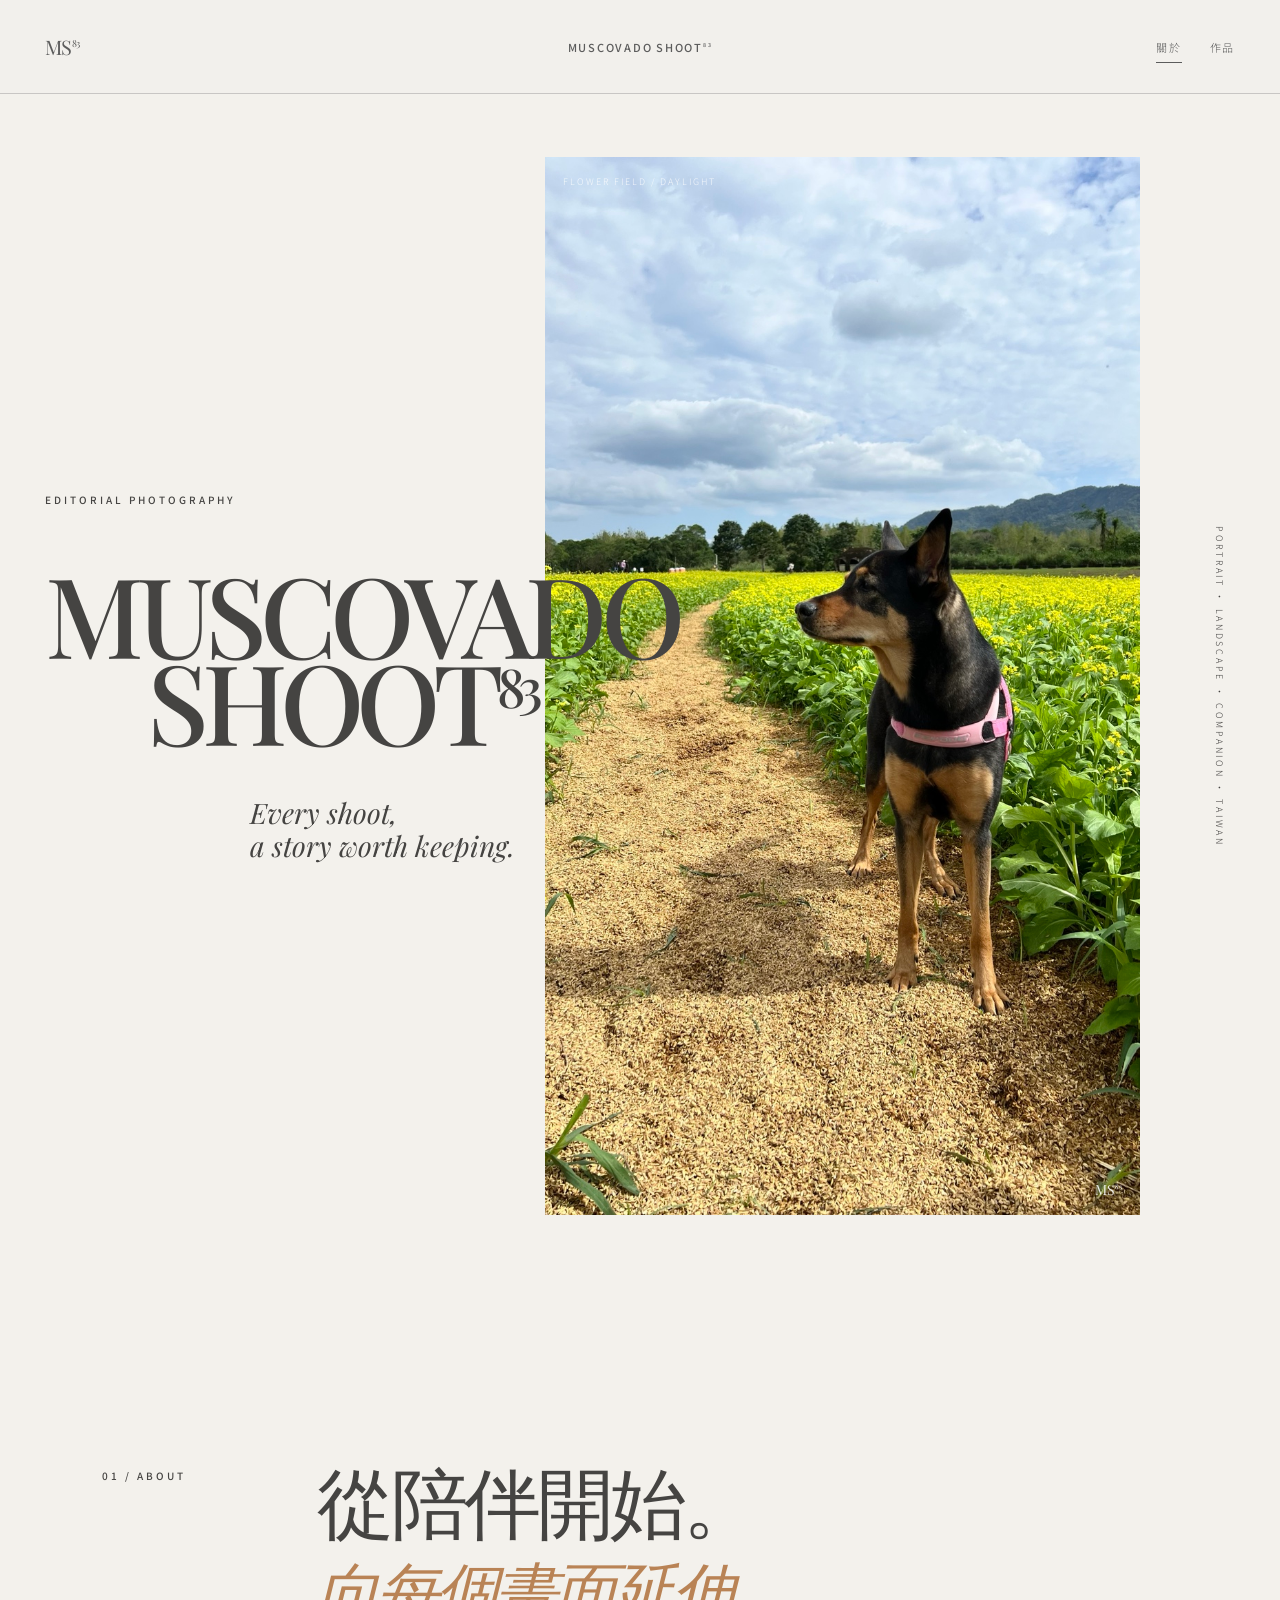
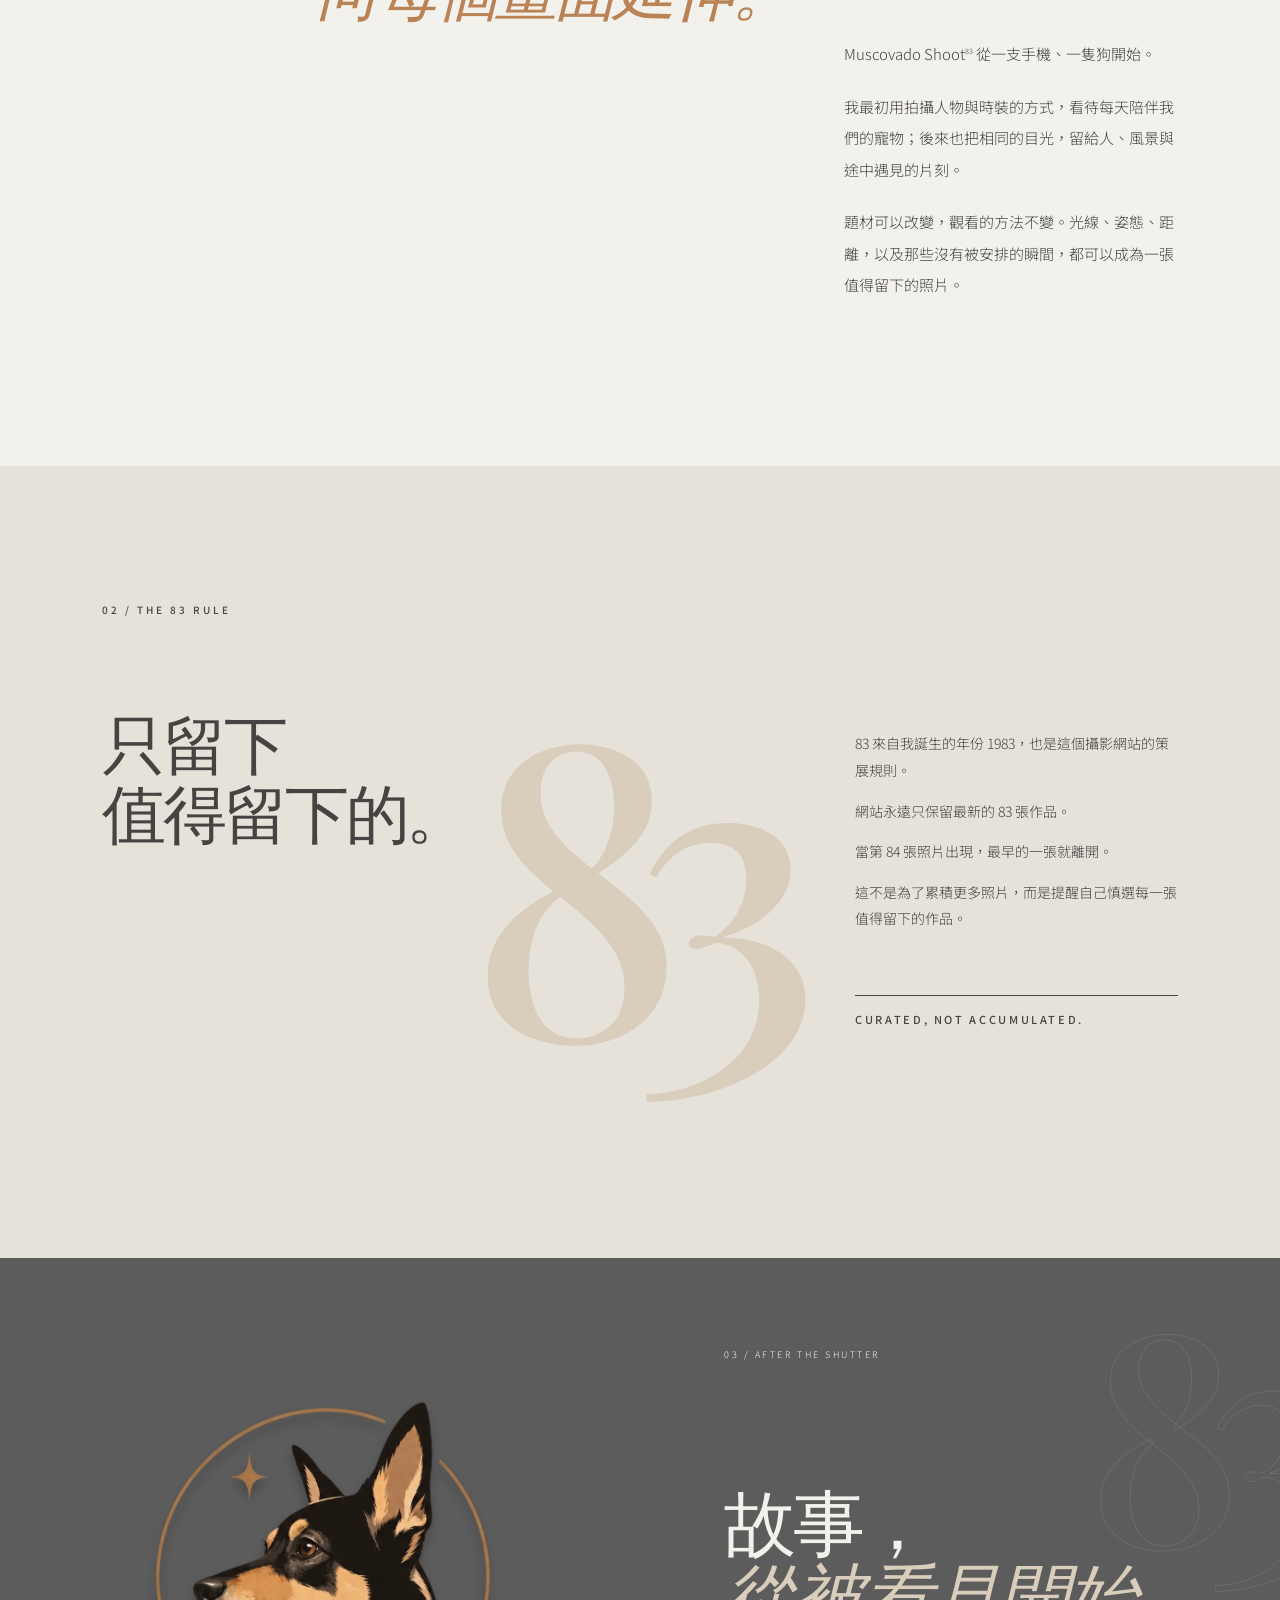
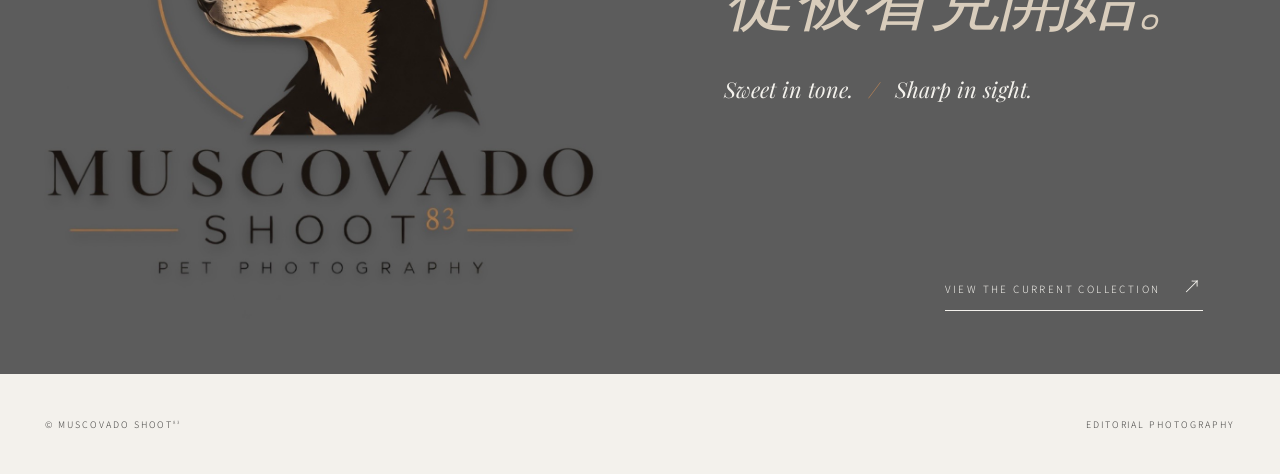
<file: index.html>
<!doctype html>
<html lang="zh-Hant">
<head>
  <meta charset="utf-8">
  <meta name="viewport" content="width=device-width, initial-scale=1">
  <meta name="description" content="MUSCOVADO SHOOT⁸³ — 從寵物出發，也收藏人物、風景與日常的 editorial photography。">
  <meta name="theme-color" content="#f3f1ec">
  <meta property="og:title" content="MUSCOVADO SHOOT⁸³ — Editorial Photography">
  <meta property="og:description" content="Every shoot, a story worth keeping. 從陪伴開始，向每個畫面延伸。">
  <meta property="og:image" content="https://johnnymilk.github.io/muscovado-shoot-83/assets/about-hero.jpg">
  <meta property="og:type" content="website">
  <meta property="og:url" content="https://johnnymilk.github.io/muscovado-shoot-83/">
  <meta name="twitter:card" content="summary_large_image">
  <title>MUSCOVADO SHOOT⁸³ — Editorial Photography</title>
  <link rel="canonical" href="https://johnnymilk.github.io/muscovado-shoot-83/">
  <link rel="icon" href="assets/favicon.png" type="image/png">
  <link rel="apple-touch-icon" href="assets/apple-touch-icon.png">
  <link rel="preconnect" href="https://fonts.googleapis.com">
  <link rel="preconnect" href="https://fonts.gstatic.com" crossorigin>
  <link href="https://fonts.googleapis.com/css2?family=Noto+Sans+TC:wght@300;400;500&family=Playfair+Display:ital,wght@0,500;1,500&display=swap" rel="stylesheet">
  <link rel="stylesheet" href="styles.css">
  <script type="application/ld+json">{"@context":"https://schema.org","@type":"WebSite","name":"MUSCOVADO SHOOT⁸³","url":"https://johnnymilk.github.io/muscovado-shoot-83/","description":"Editorial photography portfolio spanning companion animals, people, landscapes and everyday scenes.","inLanguage":"zh-Hant"}</script>
</head>
<body>
  <header class="site-header">
    <a class="monogram" href="index.html" aria-label="Muscovado Shoot 83 首頁">MS<sup>83</sup></a>
    <a class="wordmark" href="index.html">MUSCOVADO SHOOT<sup>83</sup></a>
    <nav aria-label="主要導覽">
      <a class="is-current" href="index.html" aria-current="page">關於</a>
      <a href="gallery.html">作品</a>
    </nav>
  </header>

  <main>
    <section class="hero" aria-labelledby="hero-title">
      <div class="hero-copy">
        <p class="eyebrow">EDITORIAL PHOTOGRAPHY</p>
        <h1 id="hero-title">MUSCOVADO<br><span>SHOOT<sup>83</sup></span></h1>
        <p class="hero-slogan">Every shoot,<br>a story worth keeping.</p>
      </div>
      <div class="image-frame hero-image">
        <img src="assets/about-hero.jpg" alt="狗站在黃花田間" fetchpriority="high" decoding="async">
        <span class="placeholder-label">FLOWER FIELD / DAYLIGHT</span>
        <span class="watermark">MS<sup>83</sup></span>
      </div>
      <p class="vertical-note">PORTRAIT · LANDSCAPE · COMPANION · TAIWAN</p>
    </section>

    <section class="story section-pad" aria-labelledby="story-title">
      <p class="section-index">01 / ABOUT</p>
      <div class="story-heading">
        <h2 id="story-title">從陪伴開始。<br><em>向每個畫面延伸。</em></h2>
      </div>
      <div class="story-copy">
        <p>Muscovado Shoot<sup>83</sup> 從一支手機、一隻狗開始。</p>
        <p>我最初用拍攝人物與時裝的方式，看待每天陪伴我們的寵物；後來也把相同的目光，留給人、風景與途中遇見的片刻。</p>
        <p>題材可以改變，觀看的方法不變。光線、姿態、距離，以及那些沒有被安排的瞬間，都可以成為一張值得留下的照片。</p>
      </div>
    </section>

    <section class="rule section-pad" aria-labelledby="rule-title">
      <div class="rule-intro">
        <p class="section-index">02 / THE 83 RULE</p>
        <h2 id="rule-title">只留下<br>值得留下的。</h2>
      </div>
      <div class="rule-number" aria-hidden="true">83</div>
      <div class="rule-copy">
        <p>83 來自我誕生的年份 1983，也是這個攝影網站的策展規則。</p>
        <p>網站永遠只保留最新的 83 張作品。</p>
        <p>當第 84 張照片出現，最早的一張就離開。</p>
        <p>這不是為了累積更多照片，而是提醒自己慎選每一張值得留下的作品。</p>
        <strong>CURATED, NOT ACCUMULATED.</strong>
      </div>
    </section>

    <section class="closing closing-about" aria-label="品牌結語">
      <div class="closing-logo">
        <img src="assets/morandi_gray_logo.jpg" alt="MUSCOVADO SHOOT 83 品牌標誌">
      </div>
      <span class="closing-number" aria-hidden="true">83</span>
      <div class="closing-content">
        <p class="closing-kicker">03 / AFTER THE SHUTTER</p>
        <h2>故事，<br><em>從被看見開始。</em></h2>
        <p class="closing-signature">Sweet in tone. <span>/</span> Sharp in sight.</p>
        <a href="gallery.html">VIEW THE CURRENT COLLECTION <span>↗</span></a>
      </div>
    </section>
  </main>

  <footer>
    <span>© MUSCOVADO SHOOT<sup>83</sup></span>
    <span>EDITORIAL PHOTOGRAPHY</span>
  </footer>
</body>
</html>
</file>
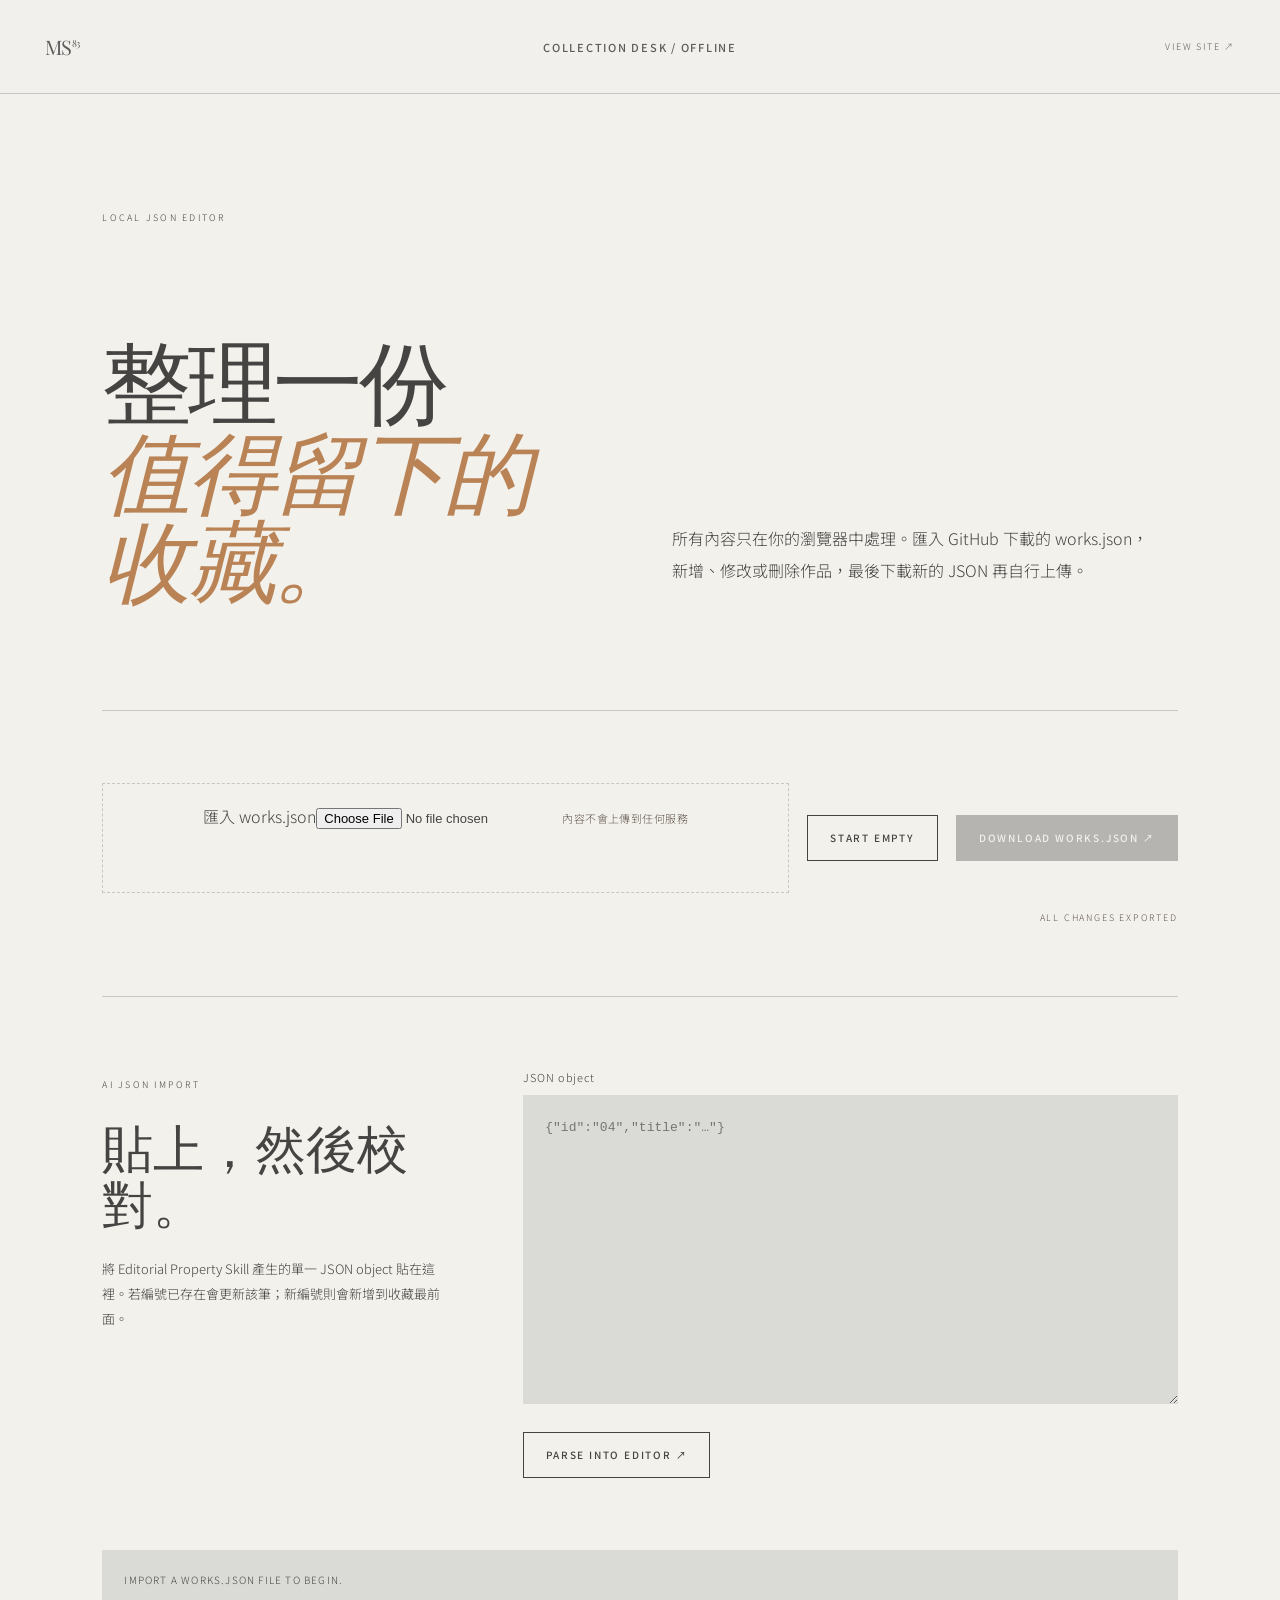
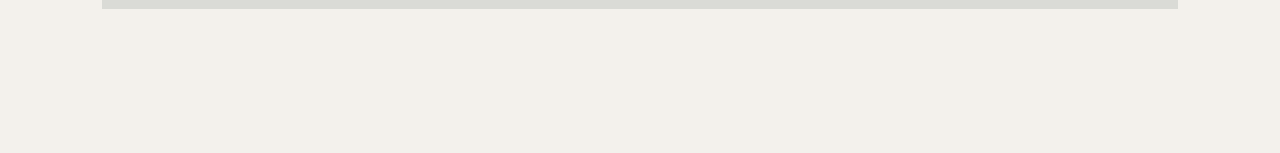
<file: admin.html>
<!doctype html>
<html lang="zh-Hant">
<head>
  <meta charset="utf-8">
  <meta name="viewport" content="width=device-width, initial-scale=1">
  <meta name="robots" content="noindex, nofollow">
  <meta name="theme-color" content="#f3f1ec">
  <title>Collection Desk — MUSCOVADO SHOOT⁸³</title>
  <link rel="icon" href="assets/favicon.png" type="image/png">
  <link rel="apple-touch-icon" href="assets/apple-touch-icon.png">
  <link rel="preconnect" href="https://fonts.googleapis.com">
  <link rel="preconnect" href="https://fonts.gstatic.com" crossorigin>
  <link href="https://fonts.googleapis.com/css2?family=Noto+Sans+TC:wght@300;400;500&family=Playfair+Display:ital,wght@0,500;1,500&display=swap" rel="stylesheet">
  <link rel="stylesheet" href="styles.css">
  <script src="admin.js" defer></script>
</head>
<body class="admin-page">
  <header class="site-header">
    <a class="monogram" href="index.html">MS<sup>83</sup></a>
    <span class="wordmark">COLLECTION DESK / OFFLINE</span>
    <a class="admin-exit" href="gallery.html">VIEW SITE ↗</a>
  </header>

  <main class="admin-shell">
    <header class="admin-intro">
      <p>LOCAL JSON EDITOR</p>
      <h1>整理一份<br><em>值得留下的收藏。</em></h1>
      <p>所有內容只在你的瀏覽器中處理。匯入 GitHub 下載的 works.json，新增、修改或刪除作品，最後下載新的 JSON 再自行上傳。</p>
    </header>

    <section class="json-toolbar" aria-label="JSON 檔案操作">
      <label class="file-drop compact">匯入 works.json<input id="json-file" type="file" accept="application/json,.json"><span>內容不會上傳到任何服務</span></label>
      <button id="new-collection" class="button-secondary" type="button">START EMPTY</button>
      <button id="download-json" class="button-primary" type="button" disabled>DOWNLOAD WORKS.JSON ↗</button>
      <span id="dirty-state" class="dirty-state" data-dirty="false">ALL CHANGES EXPORTED</span>
    </section>

    <section class="json-paste" aria-labelledby="json-paste-title">
      <div><p>AI JSON IMPORT</p><h2 id="json-paste-title">貼上，然後校對。</h2><p>將 Editorial Property Skill 產生的單一 JSON object 貼在這裡。若編號已存在會更新該筆；新編號則會新增到收藏最前面。</p></div>
      <label>JSON object<textarea id="json-record" rows="12" spellcheck="false" placeholder='{"id":"04","title":"…"}'></textarea></label>
      <button id="parse-record" class="button-secondary" type="button">PARSE INTO EDITOR ↗</button>
    </section>

    <section id="editor-workspace" class="editor-workspace" hidden>
      <aside class="record-sidebar">
        <div><p>COLLECTION</p><span id="record-count">00 / 83 + ISSUE ZERO</span></div>
        <ol id="record-list"></ol>
        <button id="add-record" class="button-secondary" type="button">＋ ADD A WORK</button>
      </aside>

      <form id="record-form" class="record-form">
        <div class="field-pair">
          <label>作品編號<input id="work-id" inputmode="numeric" pattern="\d{2}" maxlength="2" required placeholder="04"></label>
          <label>Scene<input id="scene" required placeholder="FIELD / DAYLIGHT"></label>
        </div>
        <div class="field-trio">
          <label>Category<select id="category" required><option>COMPANION</option><option>PORTRAIT</option><option>LANDSCAPE</option><option>CITY</option><option>STILL LIFE</option><option>ORIGIN</option></select></label>
          <label>Year<input id="year" inputmode="numeric" pattern="\d{4}" maxlength="4" required placeholder="2026"></label>
          <label>Orientation<select id="orientation" required><option value="portrait">Portrait</option><option value="landscape">Landscape</option><option value="square">Square</option></select></label>
        </div>
        <label>圖片檔名<span class="path-input"><span aria-hidden="true">assets/</span><input id="image-name" required placeholder="photo-04.jpg" aria-label="assets 資料夾內的圖片檔名"></span></label>
        <label>中文標題<input id="title" required placeholder="作品標題"></label>
        <label>圖片替代文字<input id="alt" required placeholder="客觀描述照片內容"></label>
        <label>收藏頁短句<textarea id="excerpt" rows="2" required></textarea></label>
        <label>完整故事<textarea id="story" rows="5" required></textarea></label>
        <label>Editorial note<textarea id="note" rows="3" required></textarea></label>
        <label>圖片焦點<input id="position" value="center center" placeholder="center 45%"></label>
        <div class="record-actions">
          <button class="button-primary" type="submit">SAVE CHANGES</button>
          <button id="delete-record" class="button-danger" type="button">DELETE WORK</button>
        </div>
      </form>
    </section>
    <output id="cms-status" class="cms-status" aria-live="polite">IMPORT A WORKS.JSON FILE TO BEGIN.</output>
  </main>
</body>
</html>
</file>
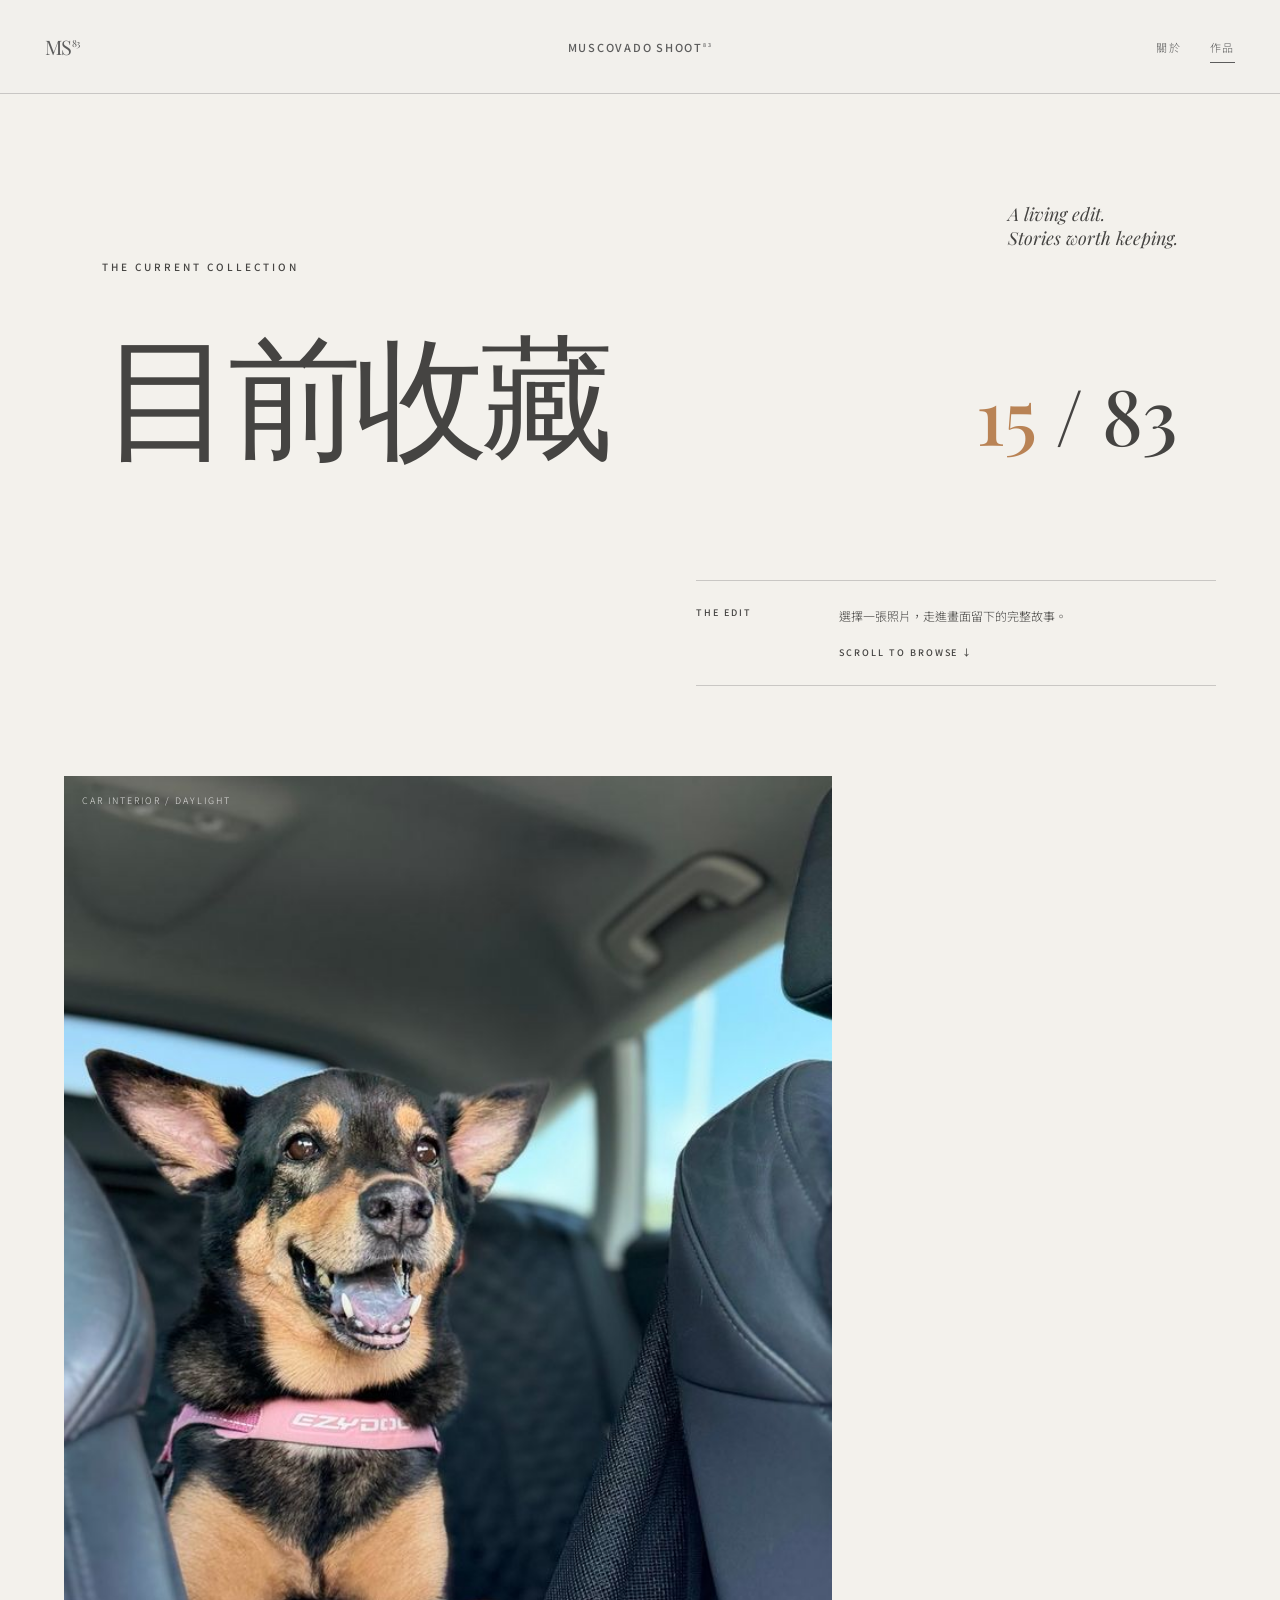
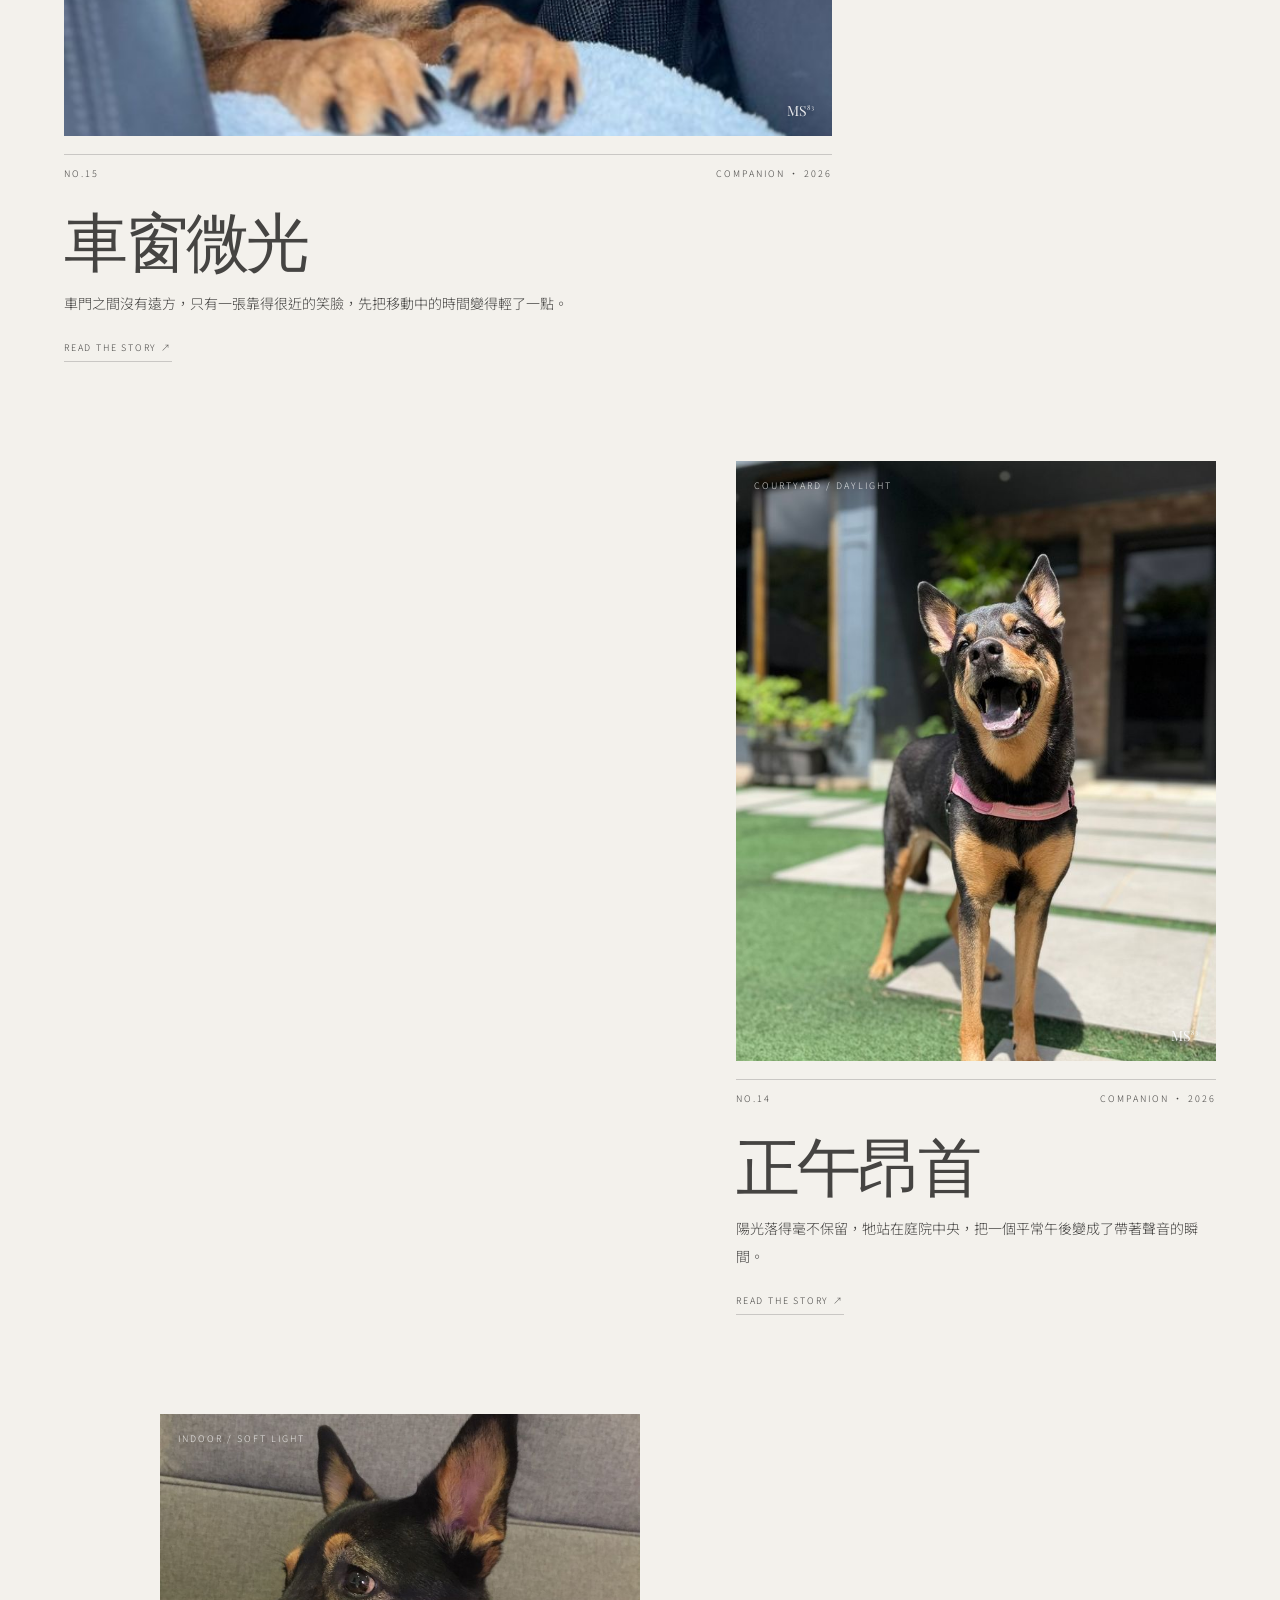
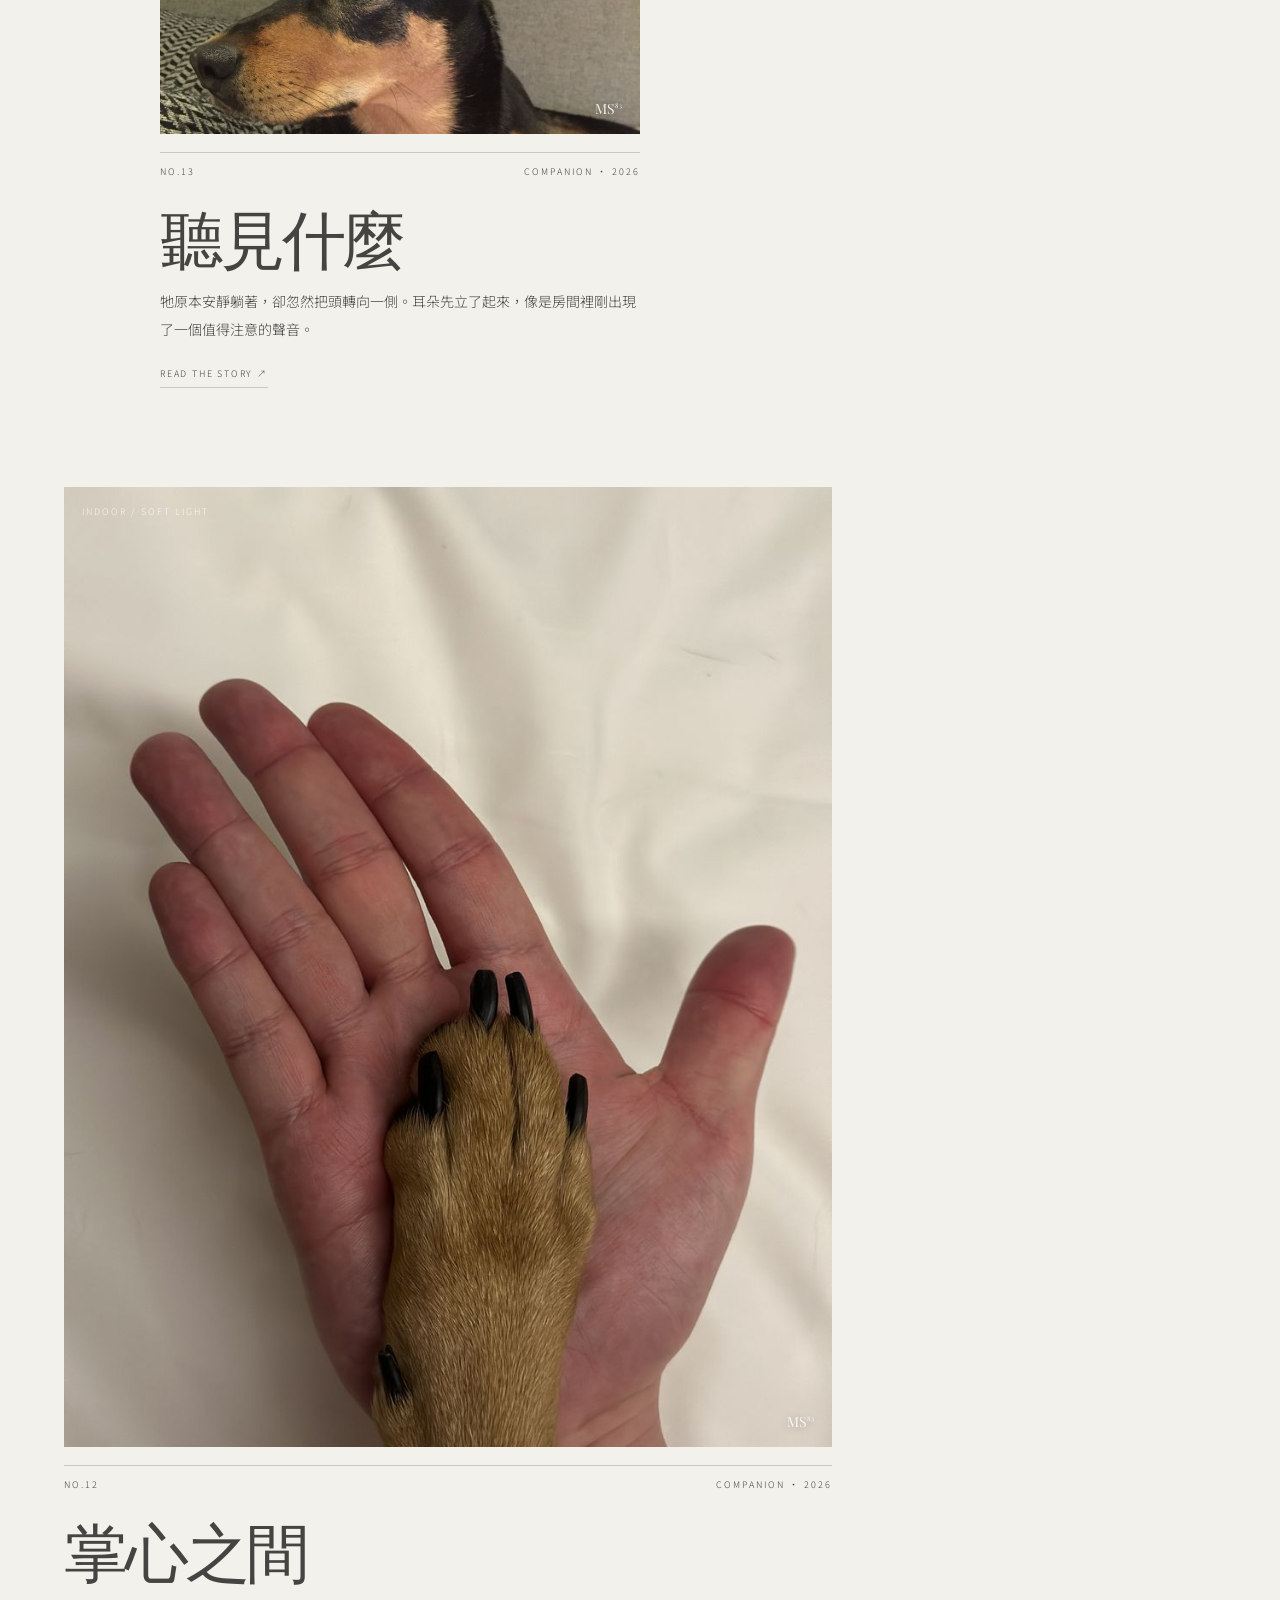
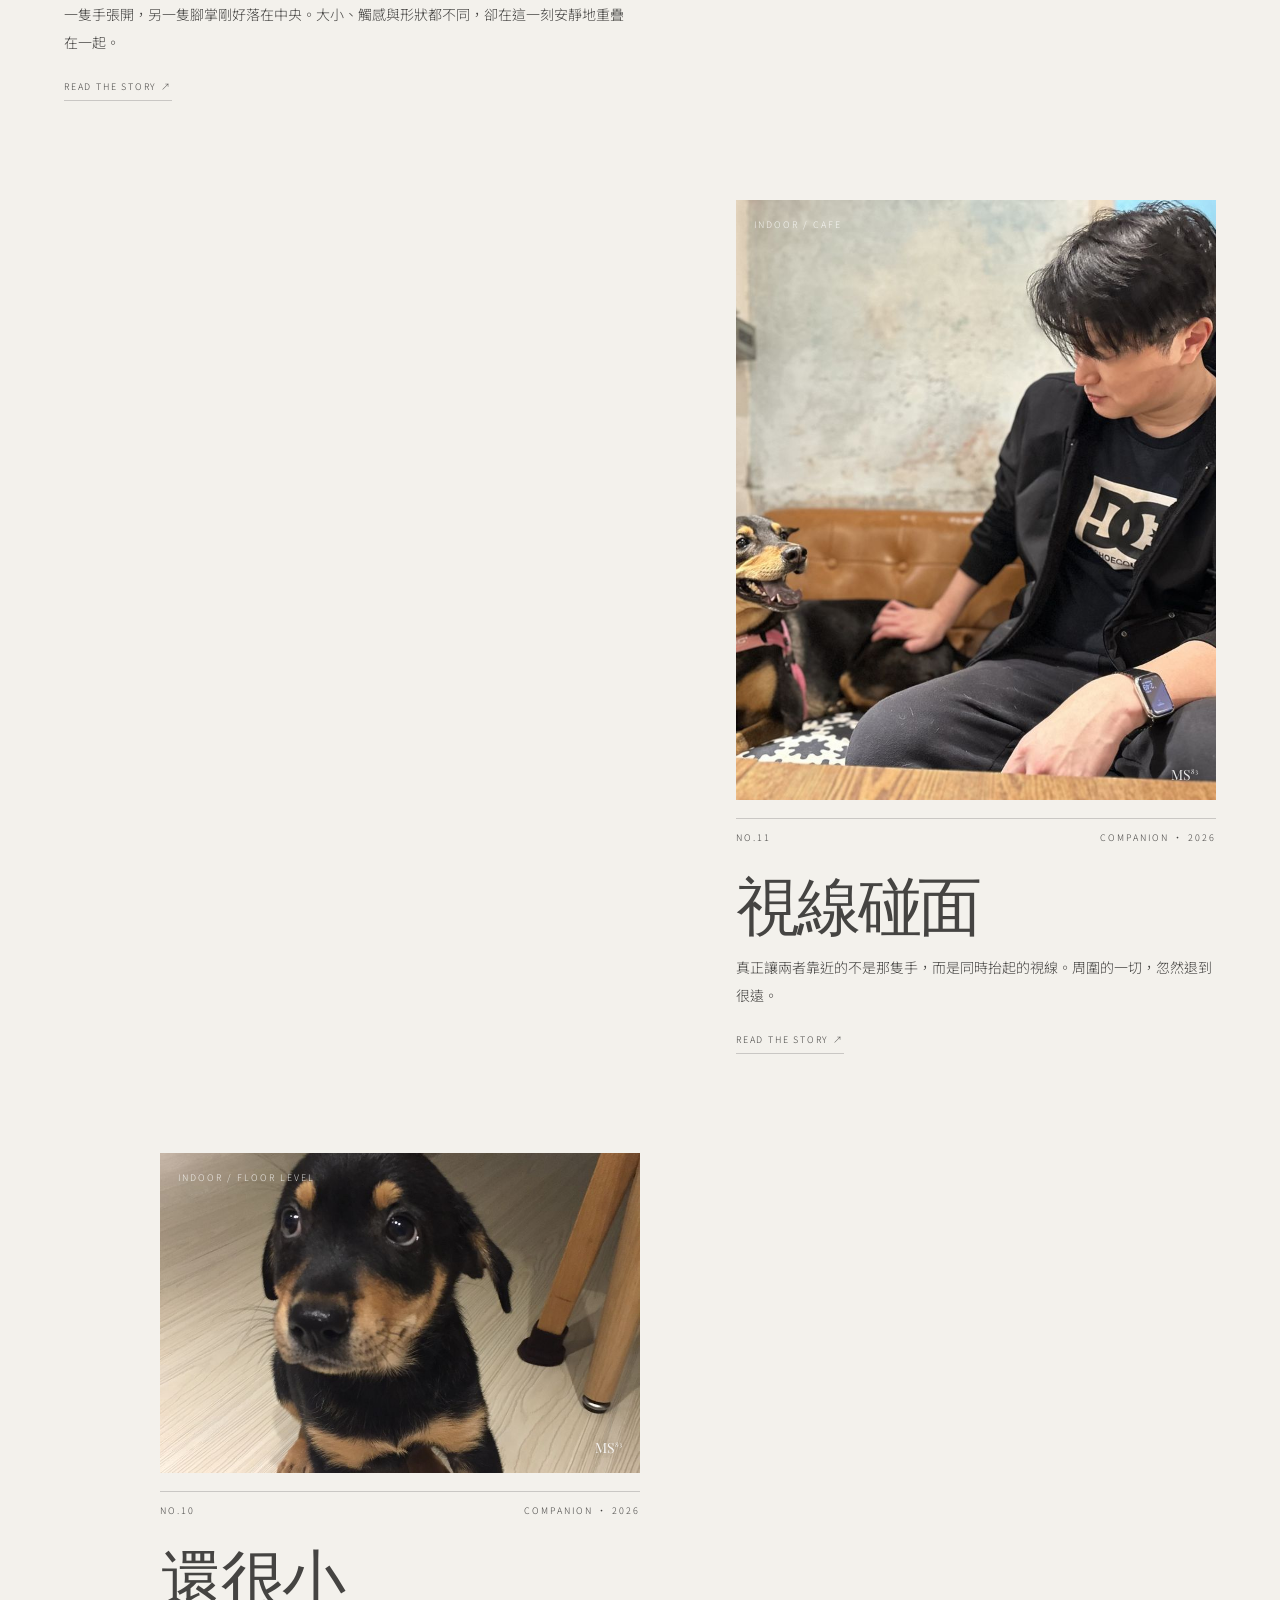
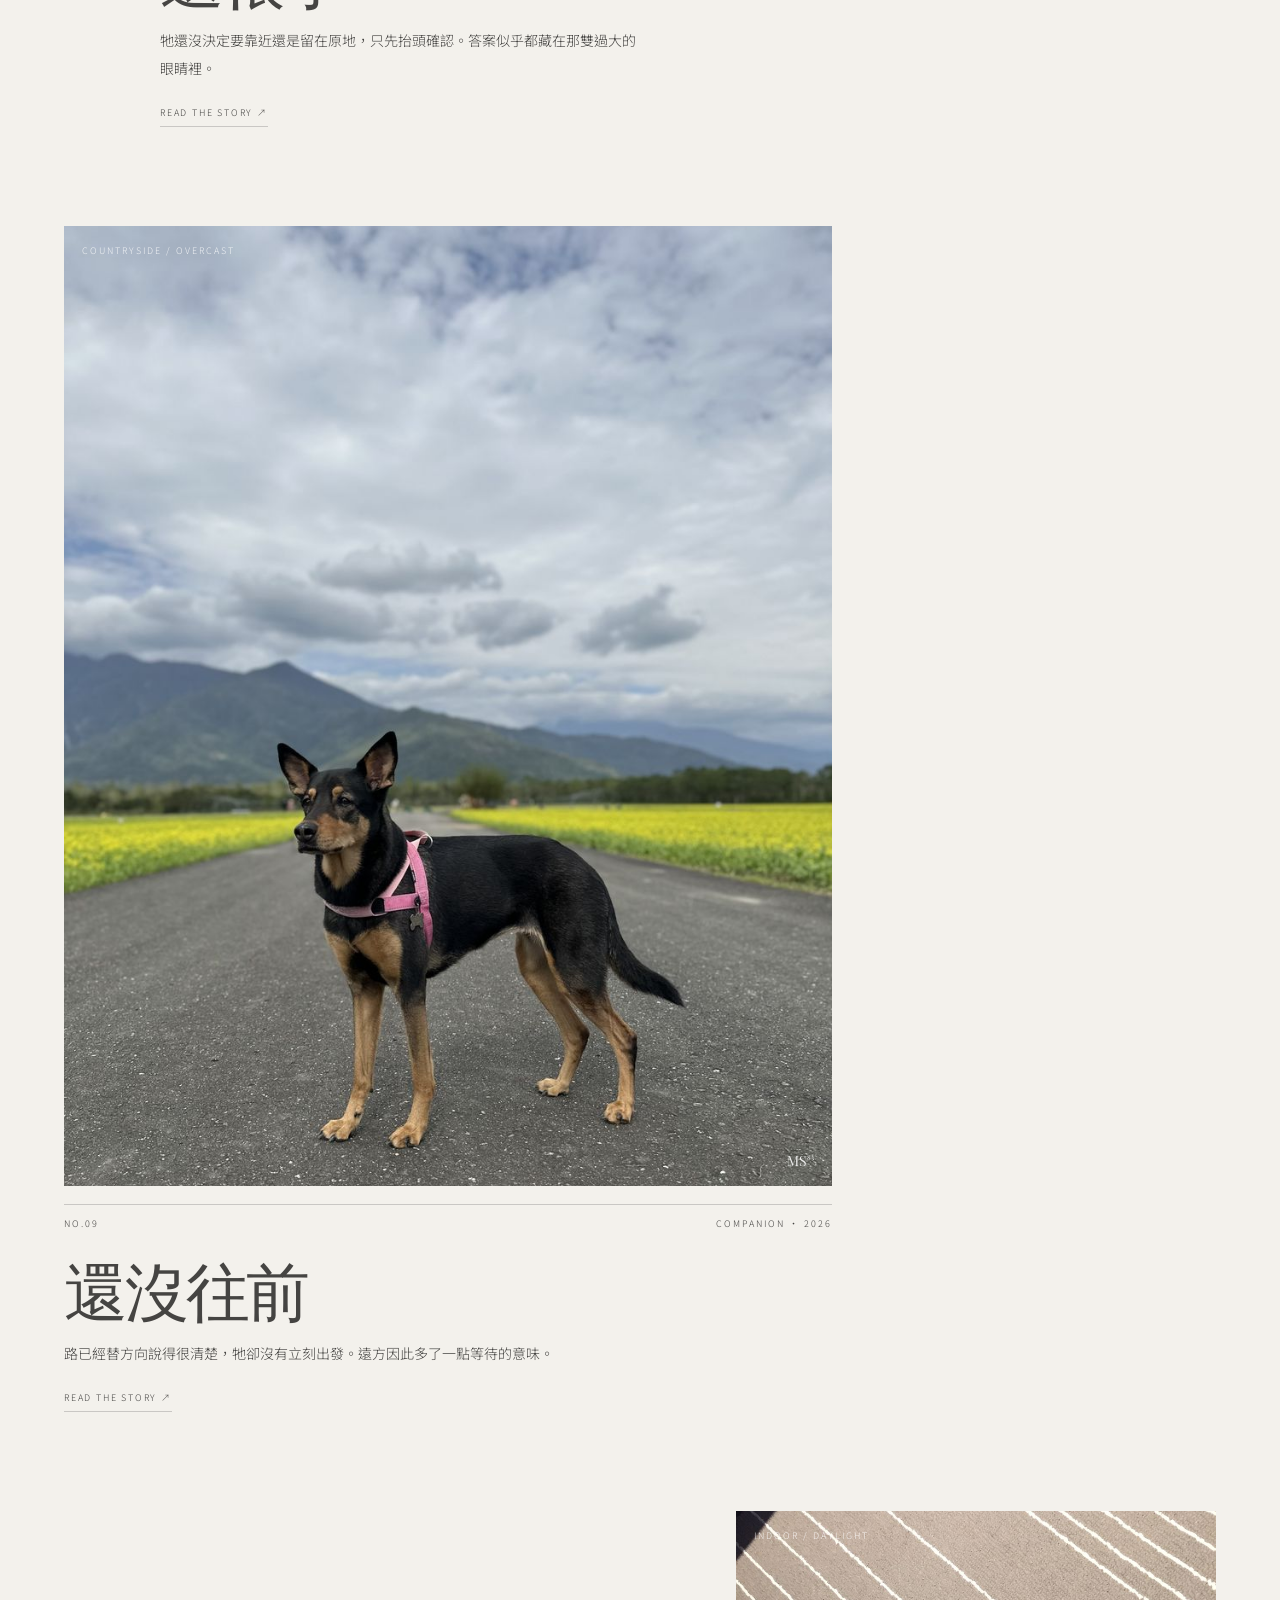
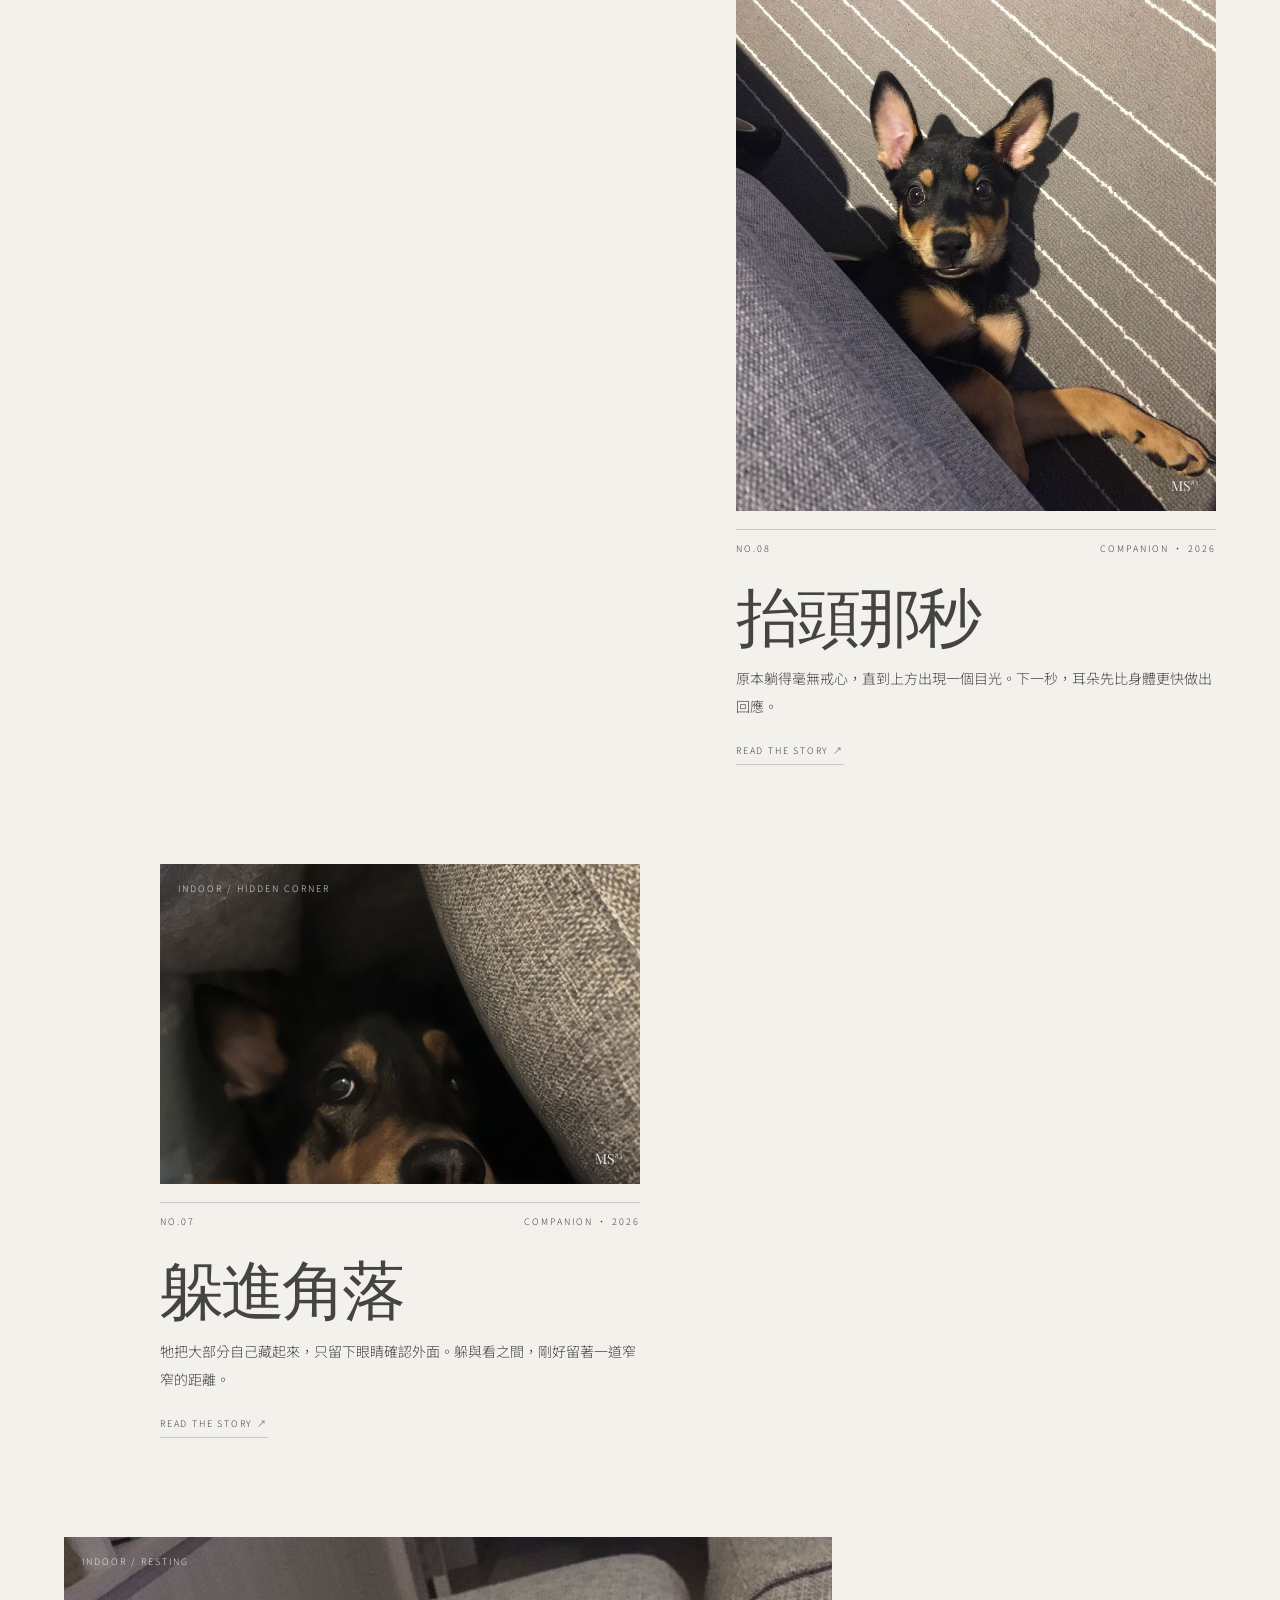
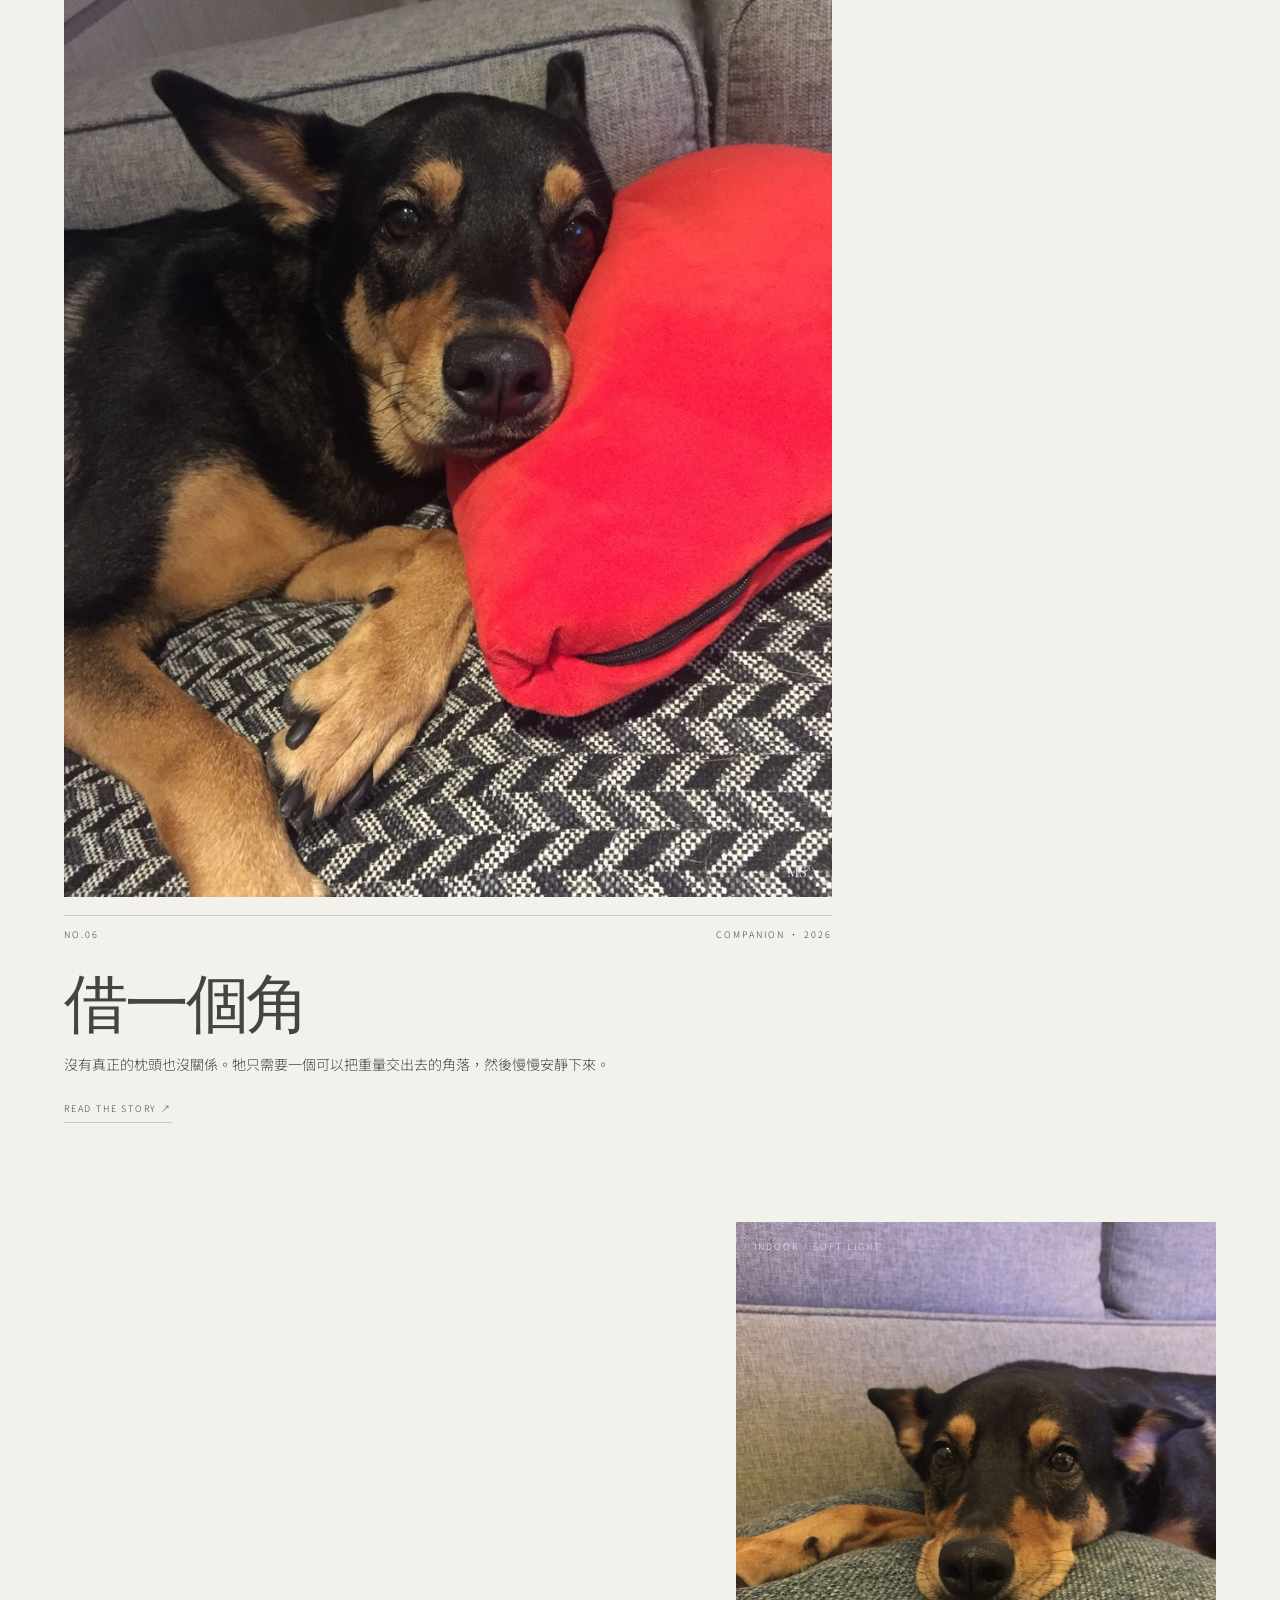
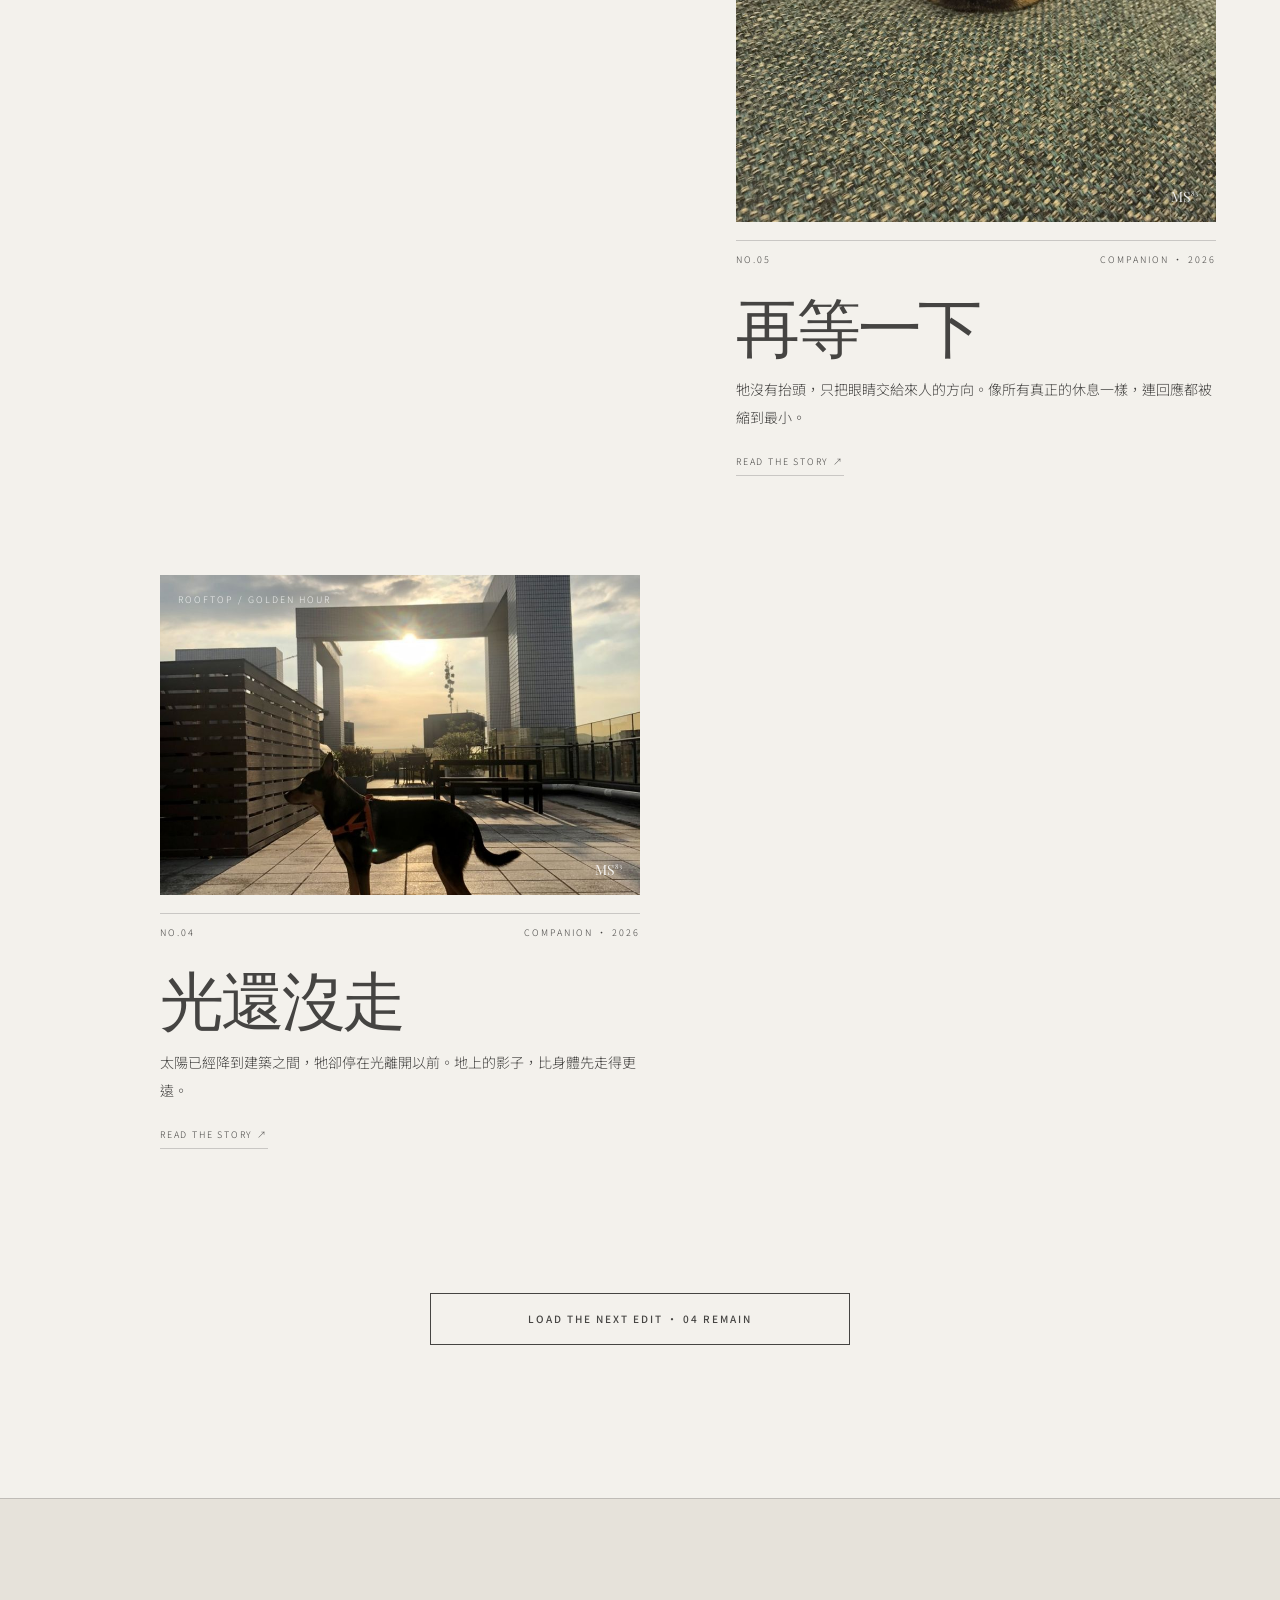
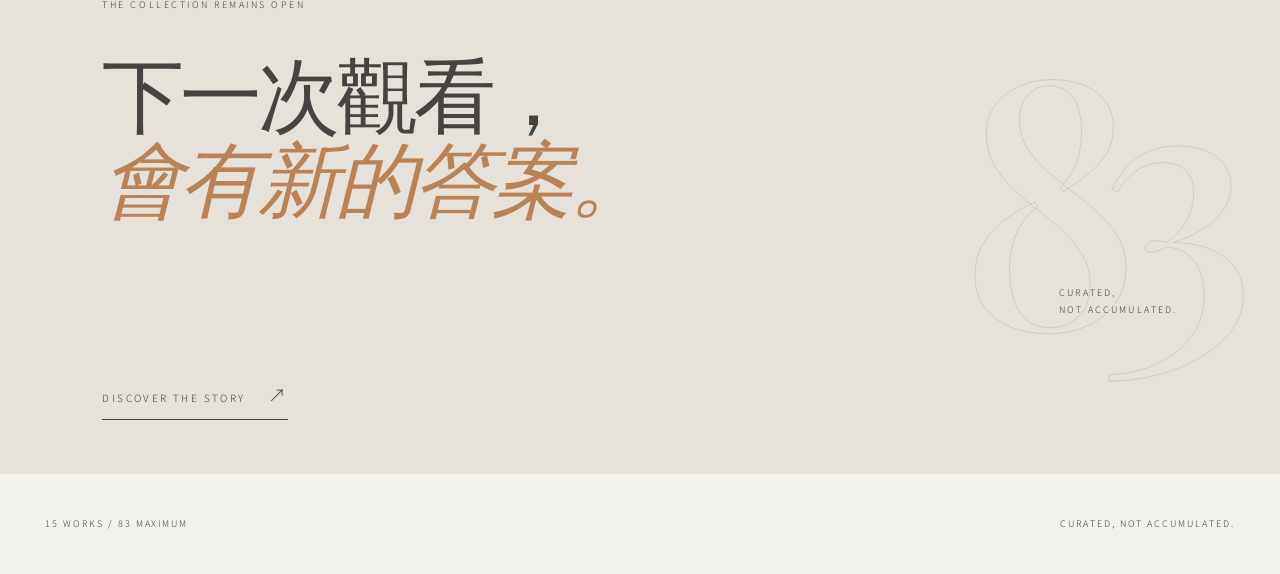
<file: gallery.html>
<!doctype html>
<html lang="zh-Hant">
<head>
  <meta charset="utf-8">
  <meta name="viewport" content="width=device-width, initial-scale=1">
  <meta name="description" content="MUSCOVADO SHOOT⁸³ 目前收藏 — 寵物、人物、風景與日常片刻的 editorial photography。">
  <meta name="theme-color" content="#f3f1ec">
  <meta property="og:title" content="目前收藏 — MUSCOVADO SHOOT⁸³">
  <meta property="og:description" content="一份持續編輯的攝影收藏，只留下值得留下的故事。">
  <meta property="og:image" content="https://johnnymilk.github.io/muscovado-shoot-83/assets/about-hero.jpg">
  <meta property="og:type" content="website">
  <meta property="og:url" content="https://johnnymilk.github.io/muscovado-shoot-83/gallery.html">
  <meta name="twitter:card" content="summary_large_image">
  <title>目前收藏 — MUSCOVADO SHOOT⁸³</title>
  <link rel="canonical" href="https://johnnymilk.github.io/muscovado-shoot-83/gallery.html">
  <link rel="icon" href="assets/favicon.png" type="image/png">
  <link rel="apple-touch-icon" href="assets/apple-touch-icon.png">
  <link rel="preconnect" href="https://fonts.googleapis.com">
  <link rel="preconnect" href="https://fonts.gstatic.com" crossorigin>
  <link href="https://fonts.googleapis.com/css2?family=Noto+Sans+TC:wght@300;400;500&family=Playfair+Display:ital,wght@0,500;1,500&display=swap" rel="stylesheet">
  <link rel="stylesheet" href="styles.css">
  <script src="script.js" defer></script>
</head>
<body class="gallery-page">
  <header class="site-header">
    <a class="monogram" href="index.html" aria-label="Muscovado Shoot 83 首頁">MS<sup>83</sup></a>
    <a class="wordmark" href="index.html">MUSCOVADO SHOOT<sup>83</sup></a>
    <nav aria-label="主要導覽">
      <a href="index.html">關於</a>
      <a class="is-current" href="gallery.html" aria-current="page">作品</a>
    </nav>
  </header>

  <main>
    <header class="collection-header">
      <p class="eyebrow">THE CURRENT COLLECTION</p>
      <h1>目前收藏</h1>
      <p class="collection-count"><span id="collection-current">00</span> / 83</p>
      <p class="collection-note">A living edit.<br>Stories worth keeping.</p>
    </header>

    <aside class="collection-guide" aria-label="收藏瀏覽方式">
      <p>THE EDIT</p>
      <p>選擇一張照片，走進畫面留下的完整故事。</p>
      <span>SCROLL TO BROWSE ↓</span>
    </aside>

    <section id="gallery-grid" class="editorial-grid" aria-label="攝影作品" aria-live="polite">
      <p class="collection-loading">LOADING THE COLLECTION…</p>
    </section>

    <section class="closing closing-gallery" aria-label="品牌結語">
      <div class="closing-title">
        <span>THE COLLECTION REMAINS OPEN</span>
        <h2>下一次觀看，<br><em>會有新的答案。</em></h2>
      </div>
      <span class="closing-number" aria-hidden="true">83</span>
      <p class="closing-caption">CURATED,<br>NOT ACCUMULATED.</p>
      <a href="index.html">DISCOVER THE STORY <span>↗</span></a>
    </section>
  </main>

  <footer>
    <span><b id="collection-total">00</b> WORKS / 83 MAXIMUM</span>
    <span>CURATED, NOT ACCUMULATED.</span>
  </footer>
</body>
</html>
</file>
<file: styles.css>
:root {
  --ink: #454442;
  --graphite: #5c5c5c;
  --origin-yellow: #f5c982;
  --paper: #f3f1ec;
  --cream: #e6e2da;
  --caramel: #b98355;
  --brown: #62564f;
  --sage: #afb3ac;
  --rose: #cdbebb;
  --mist: #dadbd6;
  --oat: #d9cdbc;
  --line: rgba(92, 92, 92, .28);
  --serif: "Playfair Display", "Times New Roman", serif;
  --sans: "Noto Sans TC", "PingFang TC", "Microsoft JhengHei", sans-serif;
}

* { box-sizing: border-box; }
html { scroll-behavior: smooth; }
body { margin: 0; background: var(--paper); color: var(--ink); font-family: var(--sans); font-weight: 300; }
a { color: inherit; text-decoration: none; }
sup { font-size: .48em; vertical-align: super; line-height: 0; }
a:focus-visible, button:focus-visible, input:focus-visible, textarea:focus-visible, select:focus-visible { outline: 2px solid var(--caramel); outline-offset: 4px; }

.site-header { height: 94px; padding: 0 3.5vw; border-bottom: 1px solid var(--line); background: rgba(243,241,236,.94); color: var(--graphite); display: grid; grid-template-columns: 1fr auto 1fr; align-items: center; font-size: 11px; letter-spacing: .16em; }
.monogram { font-family: var(--serif); font-size: 20px; letter-spacing: -.03em; justify-self: start; }
.wordmark { font-weight: 500; }
.site-header nav { justify-self: end; display: flex; gap: 28px; }
.site-header nav a { position: relative; padding: 8px 0; }
.site-header nav a::after { content: ""; position: absolute; left: 0; right: 100%; bottom: 0; height: 1px; background: currentColor; transition: right .25s; }
.site-header nav a:hover::after, .site-header nav .is-current::after { right: 0; }

.hero { min-height: calc(100vh - 94px); display: grid; grid-template-columns: 42% 50% 8%; position: relative; padding: 7vh 3.5vw 9vh; }
.hero-copy { position: relative; z-index: 2; align-self: center; }
.eyebrow, .section-index { font-size: 10px; letter-spacing: .3em; font-weight: 500; }
.hero h1 { font-family: var(--serif); font-size: clamp(60px, 8.7vw, 148px); font-weight: 500; letter-spacing: -.065em; line-height: .78; margin: 7vh 0 6vh; white-space: nowrap; }
.hero h1 span { margin-left: 8vw; }
.hero-slogan { font-family: var(--serif); font-style: italic; font-size: clamp(21px, 2.2vw, 38px); line-height: 1.15; margin-left: 16vw; }
.image-frame { background-color: var(--cream); background-size: cover; background-position: center; position: relative; overflow: hidden; }
.image-frame > img { display: block; width: 100%; height: 100%; object-fit: cover; transition: transform .7s cubic-bezier(.2,.7,.2,1); }
.hero-image { min-height: 68vh; align-self: center; }
.hero-image img { object-position: center 52%; }
.placeholder-label { position: absolute; left: 18px; top: 18px; font-size: 9px; letter-spacing: .22em; color: rgba(255,255,255,.82); }
.watermark { position: absolute; right: 18px; bottom: 16px; font-family: var(--serif); font-size: 14px; color: rgba(255,255,255,.88); text-shadow: 0 1px 8px rgba(0,0,0,.25); }
.vertical-note { align-self: center; justify-self: end; writing-mode: vertical-rl; font-size: 9px; letter-spacing: .3em; }
.section-pad { padding-left: 8vw; padding-right: 8vw; }

.story { padding-top: 18vh; padding-bottom: 16vh; display: grid; grid-template-columns: 16% 45% 31%; column-gap: 4%; align-items: start; }
.story h2, .rule h2 { font-family: var(--serif); font-size: clamp(48px, 6vw, 94px); font-weight: 500; line-height: 1.08; letter-spacing: -.05em; margin: 0; }
.story h2 em { display: inline-block; color: var(--caramel); font-size: .82em; font-weight: 500; white-space: nowrap; }
.story-copy { margin-top: 20vh; max-width: 420px; font-size: 15px; line-height: 2.1; }
.story-copy p { margin: 0 0 1.4em; }

.rule { min-height: 88vh; padding-top: 14vh; padding-bottom: 12vh; background: var(--cream); display: grid; grid-template-columns: 36% 34% 30%; align-items: center; overflow: hidden; }
.rule-intro { align-self: start; }
.rule-intro h2 { margin-top: 10vh; font-size: clamp(44px, 5vw, 80px); }
.rule-number { font: 500 clamp(220px, 32vw, 520px)/.7 var(--serif); letter-spacing: -.12em; color: var(--oat); transform: translateX(-6%); }
.rule-copy { position: relative; z-index: 1; max-width: 370px; font-size: 14px; line-height: 1.9; }
.rule-copy strong { display: block; margin-top: 7vh; padding-top: 18px; border-top: 1px solid var(--ink); font: 500 11px/1 var(--sans); letter-spacing: .24em; }

.closing { background: var(--paper); color: var(--ink); min-height: 64vh; padding: 10vh 8vw 6vh; border-top: 1px solid var(--line); display: grid; grid-template-columns: 1fr auto; grid-template-rows: 1fr auto; gap: 7vh 5vw; position: relative; overflow: hidden; }
.closing-gallery { background: var(--cream); }
.closing-title { position: relative; z-index: 1; }
.closing-title > span { font-size: 9px; letter-spacing: .28em; }
.closing-title h2 { margin: 4vh 0 0; font: 500 clamp(48px, 6.4vw, 98px)/1.03 var(--serif); letter-spacing: -.05em; }
.closing-title h2 em { color: var(--caramel); font-weight: 500; }
.closing-caption { align-self: end; margin: 0; position: relative; z-index: 1; font-size: 9px; line-height: 1.8; letter-spacing: .24em; }
.closing-number { position: absolute; right: 5vw; top: 50%; color: transparent; -webkit-text-stroke: 1px rgba(53,50,47,.13); font: 500 clamp(190px, 27vw, 390px)/.7 var(--serif); letter-spacing: -.12em; transform: translateY(-50%); }
.closing a { align-self: end; justify-self: start; position: relative; z-index: 1; border-bottom: 1px solid currentColor; padding: 0 0 12px; font-size: 10px; letter-spacing: .24em; }
.closing a span { font-size: 18px; margin-left: 18px; }
.closing-about { min-height: 0; padding: 0; border-top: 0; background: var(--graphite); color: var(--paper); display: grid; grid-template-columns: minmax(0, 58%) 1fr; grid-template-rows: auto; gap: 0; align-items: stretch; }
.closing-logo { min-height: clamp(440px, 56vw, 760px); overflow: hidden; position: relative; z-index: 1; }
.closing-logo img { display: block; width: 100%; height: 100%; object-fit: cover; object-position: center 56%; }
.closing-content { padding: clamp(70px, 10vh, 120px) 6vw 7vh; position: relative; z-index: 2; display: flex; flex-direction: column; align-items: flex-start; }
.closing-kicker { margin: 0; font-size: 9px; letter-spacing: .28em; }
.closing-content h2 { margin: auto 0 5vh; font: 500 clamp(48px, 5.6vw, 86px)/1.02 var(--serif); letter-spacing: -.05em; }
.closing-content h2 em { color: var(--oat); font-weight: 500; white-space: nowrap; }
.closing-signature { margin: 0 0 5vh; font: italic clamp(17px, 1.7vw, 25px)/1.4 var(--serif); white-space: nowrap; }
.closing-signature span { margin: 0 .45em; color: var(--caramel); }
.brand-colors { width: min(100%, 430px); margin-bottom: 6vh; }
.brand-colors > p { max-width: 360px; margin: 0 0 3vh; color: rgba(243,241,236,.72); font-size: 12px; line-height: 1.9; }
.brand-colors dl { margin: 0; border-top: 1px solid rgba(243,241,236,.2); }
.brand-colors dl > div { padding: 12px 0; border-bottom: 1px solid rgba(243,241,236,.2); display: flex; justify-content: space-between; gap: 20px; font-size: 8px; line-height: 1.4; letter-spacing: .16em; }
.brand-colors dt { display: flex; align-items: center; gap: 10px; }
.brand-colors dd { margin: 0; color: rgba(243,241,236,.72); font-variant-numeric: tabular-nums; }
.swatch { width: 9px; height: 9px; border: 1px solid rgba(255,255,255,.3); border-radius: 50%; flex: 0 0 auto; }
.swatch-yellow { background: var(--origin-yellow); }
.swatch-gray { background: var(--graphite); }
.closing-about .closing-number { right: -2vw; top: 9%; color: transparent; -webkit-text-stroke-color: rgba(243,241,236,.1); transform: none; font-size: clamp(180px, 23vw, 340px); }
.closing-about a { margin-top: auto; color: var(--paper); }
footer { min-height: 100px; padding: 36px 3.5vw; display: flex; justify-content: space-between; align-items: center; font-size: 9px; letter-spacing: .22em; }
footer b { font: inherit; }

.collection-header { min-height: 54vh; padding: 9vh 8vw 6vh; display: grid; grid-template-columns: 1fr 1fr; align-content: center; position: relative; }
.collection-header .eyebrow { grid-column: 1/-1; }
.collection-header h1 { font: 500 clamp(64px, 10.5vw, 156px)/.92 var(--serif); letter-spacing: -.06em; margin: 5vh 0 0; white-space: nowrap; }
.collection-count { font: 500 clamp(42px, 6vw, 90px)/1 var(--serif); align-self: end; justify-self: end; margin: 0; }
.collection-count span { color: var(--caramel); }
.collection-note { position: absolute; right: 8vw; top: 10vh; font: italic 18px/1.35 var(--serif); }
.collection-guide { margin: 0 5vw 8vh auto; padding: 24px 0; width: min(520px, 42vw); border-top: 1px solid var(--line); border-bottom: 1px solid var(--line); display: grid; grid-template-columns: 24% 1fr; gap: 18px; font-size: 12px; line-height: 1.8; }
.collection-guide p { margin: 0; }
.collection-guide p:first-child, .collection-guide span { font-size: 9px; letter-spacing: .22em; font-weight: 500; }
.collection-guide span { grid-column: 2; }
.editorial-grid { padding: 2vh 5vw 15vh; display: grid; grid-template-columns: repeat(12, 1fr); row-gap: 11vh; }
.work-image { margin: 0 0 18px; }
.work-03 { grid-column: 1 / 9; }
.work-03 .work-image { aspect-ratio: 4/5; }
.work-02 { grid-column: 8 / 13; }
.work-02 .work-image { aspect-ratio: 4/5; }
.work-01 { grid-column: 2 / 7; }
.work-01 .work-image { aspect-ratio: 3/2; }
.work-meta { display: flex; justify-content: space-between; border-top: 1px solid var(--line); padding-top: 12px; font-size: 9px; letter-spacing: .22em; }
.work h2 { font: 500 clamp(38px, 5vw, 76px)/1 var(--serif); letter-spacing: -.05em; margin: 3vh 0 2vh; }
.work > p { max-width: 570px; font-size: 14px; line-height: 2; margin: 0; }
.work a > p { max-width: 570px; font-size: 14px; line-height: 2; margin: 0; }
.work-03 .work-image img { object-position: center 52%; }
.work-02 .work-image img { object-position: center 42%; }
.work-01 .work-image img { object-position: center 38%; }
.work a:hover .work-image img { transform: scale(1.018); }
.read-story { display: inline-block; margin-top: 24px; padding-bottom: 7px; border-bottom: 1px solid var(--line); font-size: 9px; letter-spacing: .2em; }
.load-more-wrap { grid-column: 1/-1; padding: 5vh 0 2vh; display: grid; place-items: center; }
.load-more { min-width: min(420px, 80vw); padding: 20px 28px; border: 1px solid var(--ink); background: transparent; color: var(--ink); font: 500 10px/1 var(--sans); letter-spacing: .2em; cursor: pointer; transition: background .25s, color .25s; }
.load-more:hover { background: var(--ink); color: var(--paper); }

.work-detail { padding: 11vh 7vw 15vh; }
.detail-loading { min-height: 70vh; display: grid; place-items: center; font-size: 10px; letter-spacing: .24em; }
.detail-heading { display: grid; grid-template-columns: 1fr auto; align-items: end; margin-bottom: 7vh; }
.detail-heading p { grid-column: 1/-1; margin: 0 0 5vh; font-size: 9px; letter-spacing: .25em; }
.detail-heading h1 { margin: 0; font: 500 clamp(64px, 11vw, 170px)/.82 var(--serif); letter-spacing: -.06em; }
.detail-heading span { padding-bottom: 10px; font-size: 9px; letter-spacing: .22em; }
.detail-figure { width: 72%; margin: 0 5vw 0 auto; position: relative; display: flex; justify-content: flex-end; }
.detail-figure img { position: relative; z-index: 1; display: block; width: auto; max-width: 100%; max-height: 84vh; object-fit: contain; box-shadow: calc(clamp(24px, 4vw, 58px) * -1) clamp(24px, 4vw, 58px) 0 var(--cream); }
.detail-figure .watermark { z-index: 2; }
.detail-story { margin: 12vh 8vw 14vh 0; display: grid; grid-template-columns: 42% 1fr; align-items: start; }
.detail-number { margin: 0; color: var(--oat); font: 500 clamp(150px, 24vw, 350px)/.7 var(--serif); letter-spacing: -.1em; }
.detail-number small { font-size: .13em; letter-spacing: .02em; color: var(--ink); }
.detail-story > div { max-width: 500px; font-size: 16px; line-height: 2.1; }
.detail-story > div p { margin: 0 0 2.5em; }
.detail-nav { padding: 26px 0; border-top: 1px solid var(--line); border-bottom: 1px solid var(--line); display: flex; justify-content: space-between; font-size: 9px; letter-spacing: .2em; }
.detail-nav .is-boundary { color: rgba(69,68,66,.5); }
.detail-empty { min-height: 68vh; display: flex; flex-direction: column; justify-content: center; align-items: flex-start; }
.detail-empty p { margin: 0 0 6vh; font-size: 9px; letter-spacing: .25em; }
.detail-empty h1 { max-width: 900px; margin: 0; white-space: pre-line; font: 500 clamp(54px, 8vw, 126px)/1 var(--serif); letter-spacing: -.05em; }
.detail-empty a { margin-top: 10vh; padding-bottom: 10px; border-bottom: 1px solid currentColor; font-size: 10px; letter-spacing: .2em; }

.admin-shell { padding: 12vh 8vw 16vh; }
.admin-intro { display: grid; grid-template-columns: 1fr 1fr; gap: 5vw; align-items: end; padding-bottom: 12vh; }
.admin-intro > p:first-child { grid-column: 1/-1; font-size: 9px; letter-spacing: .25em; }
.admin-intro h1 { margin: 4vh 0 0; font: 500 clamp(54px, 7vw, 110px)/1 var(--serif); letter-spacing: -.05em; }
.admin-intro h1 em { color: var(--caramel); }
.admin-intro > p:last-child { max-width: 480px; line-height: 2; }
.admin-exit { justify-self: end; font-size: 9px; letter-spacing: .2em; }
.field-pair { display: grid; grid-template-columns: 1fr 1fr; gap: 24px; }
.field-trio { display: grid; grid-template-columns: repeat(3, 1fr); gap: 24px; }
.file-drop { min-height: 150px; border: 1px dashed var(--line); padding: 35px; place-items: center; text-align: center; cursor: pointer; }
.file-drop input { border: 0; width: auto; font-size: 13px; }
.file-drop span, .form-hint { color: var(--brown); font-size: 11px; letter-spacing: .04em; }
.button-primary, .button-secondary { border: 1px solid var(--ink); padding: 17px 22px; background: transparent; color: var(--ink); font: 500 10px/1 var(--sans); letter-spacing: .18em; cursor: pointer; }
.button-primary { background: var(--ink); color: var(--paper); }
.button-secondary { justify-self: start; }
.button-danger { border: 0; padding: 15px 0; background: transparent; color: #8b5d56; font: 500 10px/1 var(--sans); letter-spacing: .18em; cursor: pointer; }
.button-danger:disabled { color: var(--brown); cursor: not-allowed; opacity: .65; }
.button-primary:disabled { opacity: .35; cursor: not-allowed; }
.json-toolbar { padding: 8vh 0; border-top: 1px solid var(--line); display: grid; grid-template-columns: 1fr auto auto; gap: 18px; align-items: center; }
.dirty-state { grid-column: 1/-1; justify-self: end; font-size: 9px; letter-spacing: .2em; color: var(--brown); }
.dirty-state[data-dirty="true"] { color: #8b5d56; }
.file-drop.compact { min-height: 110px; padding: 20px; }
.json-paste { padding: 8vh 0; border-top: 1px solid var(--line); display: grid; grid-template-columns: 32% 1fr; gap: 28px 6vw; }
.json-paste > div p:first-child { font-size: 9px; letter-spacing: .25em; }
.json-paste h2 { margin: 3vh 0; font: 500 clamp(34px, 4vw, 58px)/1.1 var(--serif); }
.json-paste > div p:last-child { font-size: 13px; line-height: 1.9; }
.json-paste label { display: grid; gap: 10px; font-size: 11px; letter-spacing: .08em; }
.json-paste textarea { padding: 22px; border: 0; background: var(--mist); color: var(--ink); font: 400 13px/1.7 ui-monospace, SFMono-Regular, Menlo, monospace; resize: vertical; }
.json-paste .button-secondary { grid-column: 2; }
.editor-workspace { border-top: 1px solid var(--line); grid-template-columns: 30% 1fr; gap: 7vw; padding: 8vh 0 12vh; }
.editor-workspace:not([hidden]) { display: grid; }
.record-sidebar > div { display: flex; justify-content: space-between; font-size: 9px; letter-spacing: .2em; }
.record-sidebar ol { list-style: none; margin: 4vh 0; padding: 0; border-top: 1px solid var(--line); }
.record-sidebar li > div { display: grid; grid-template-columns: 1fr auto; border-bottom: 1px solid var(--line); }
.record-sidebar li > div.is-selected { background: var(--mist); }
.record-select { display: grid; grid-template-columns: 68px 1fr; gap: 12px; padding: 18px 8px; border: 0; background: transparent; color: var(--ink); text-align: left; cursor: pointer; }
.record-select span { font-size: 9px; letter-spacing: .14em; }
.record-select strong { font-weight: 400; }
.order-controls { display: flex; align-items: stretch; }
.order-controls button { width: 34px; border: 0; border-left: 1px solid var(--line); background: transparent; color: var(--ink); cursor: pointer; }
.order-controls button:disabled { opacity: .2; cursor: not-allowed; }
.record-form { display: grid; gap: 28px; }
.record-form label { display: grid; gap: 10px; font-size: 11px; letter-spacing: .08em; }
.record-form input, .record-form textarea, .record-form select { width: 100%; border: 0; border-bottom: 1px solid var(--line); border-radius: 0; padding: 14px 4px; background: transparent; color: var(--ink); font: 400 16px/1.6 var(--sans); }
.record-form input:focus, .record-form textarea:focus, .record-form select:focus { outline: 0; border-color: var(--caramel); }
.path-input { display: grid; grid-template-columns: auto 1fr; align-items: center; border-bottom: 1px solid var(--line); }
.path-input > span { padding-left: 4px; color: rgba(53,50,47,.42); font: 400 16px/1 var(--sans); }
.path-input input { border: 0; }
.record-actions { display: flex; justify-content: space-between; align-items: center; margin-top: 3vh; }
.cms-status { display: block; padding: 22px; background: var(--mist); font-size: 10px; letter-spacing: .12em; }
.cms-status[data-type="success"] { background: #d9e2d5; }
.cms-status[data-type="error"] { background: #ead6d2; }
.collection-loading, .collection-error { grid-column: 1/-1; min-height: 35vh; display: grid; place-items: center; font-size: 10px; letter-spacing: .2em; }
.image-missing { background-color: var(--mist); background-image: linear-gradient(135deg, transparent 48%, rgba(53,50,47,.08) 49%, rgba(53,50,47,.08) 51%, transparent 52%), radial-gradient(circle at 70% 28%, var(--rose) 0 12%, transparent 12.5%); background-size: 52px 52px, 100% 100%; }
.missing-art { position: absolute; inset: 0; display: grid; place-content: center; gap: 12px; text-align: center; color: var(--brown); }
.missing-art strong { font: 500 clamp(42px, 8vw, 120px)/1 var(--serif); letter-spacing: -.06em; }
.missing-art small { font-size: 9px; letter-spacing: .28em; }

@media (max-width: 1100px) {
  .hero { grid-template-columns: 45% 50% 5%; padding-top: 5vh; }
  .hero h1 { font-size: clamp(58px, 9vw, 98px); }
  .story { grid-template-columns: 12% 48% 34%; column-gap: 3%; }
  .rule { grid-template-columns: 40% 30% 30%; }
  .rule-number { font-size: 28vw; }
  .editorial-grid { row-gap: 10vh; }
}

@media (max-width: 820px) {
  .site-header { height: 78px; padding: 0 24px; grid-template-columns: 1fr 1fr; }
  .wordmark { display: none; }
  .hero { min-height: auto; grid-template-columns: 62% 38%; padding: 8vh 24px 12vh; }
  .hero-copy { grid-column: 1/-1; }
  .hero h1 { font-size: clamp(58px, 13.5vw, 108px); margin: 6vh 0; }
  .hero h1 span { margin-left: 11vw; }
  .hero-slogan { margin-left: 40vw; }
  .hero-image { grid-column: 1/-1; min-height: 62vh; margin-top: 6vh; }
  .vertical-note { display: none; }
  .section-pad { padding-left: 6vw; padding-right: 6vw; }
  .story { grid-template-columns: 18% 1fr; padding-top: 13vh; padding-bottom: 15vh; }
  .story-heading { grid-column: 2; }
  .story-copy { grid-column: 2; margin-top: 9vh; }
  .rule { min-height: auto; grid-template-columns: 1fr 1fr; padding-top: 14vh; }
  .rule-intro { grid-column: 1/-1; }
  .rule-intro h2 { margin-top: 7vh; }
  .rule-number { grid-column: 1; font-size: 42vw; transform: none; margin: 12vh 0 8vh; }
  .rule-copy { grid-column: 2; margin-top: 12vh; }
  .collection-header { min-height: 48vh; padding: 7vh 6vw 5vh; }
  .collection-header h1 { font-size: clamp(58px, 10vw, 82px); }
  .collection-note { right: 6vw; top: 8vh; }
  .collection-guide { width: 58vw; margin-right: 6vw; margin-bottom: 6vh; }
  .editorial-grid { padding-left: 6vw; padding-right: 6vw; padding-bottom: 12vh; row-gap: 9vh; }
  .work-03 { grid-column: 1 / 11; }
  .work-02 { grid-column: 6 / 13; }
  .work-01 { grid-column: 1 / 8; }
  .work-detail { padding: 9vh 6vw 12vh; }
  .detail-figure { width: 86%; margin-right: 3vw; }
  .detail-story { grid-template-columns: 38% 1fr; margin-top: 10vh; }
  .closing-about { grid-template-columns: 54% 46%; }
  .closing-logo { min-height: 58vw; }
  .closing-content { padding: 7vh 5vw 5vh; }
  .closing-content h2 { font-size: clamp(44px, 6.7vw, 66px); }
  .closing-signature { font-size: 16px; }
  .admin-shell { padding-left: 6vw; padding-right: 6vw; }
  .admin-intro { grid-template-columns: 1fr; }
  .admin-intro > p:first-child { grid-column: 1; }
}

@media (max-width: 560px) {
  .site-header { padding: 0 18px; }
  .site-header nav { gap: 20px; }
  .hero { display: block; padding: 8vh 18px 10vh; }
  .hero h1 { font-size: 16.5vw; line-height: .85; margin: 5vh 0; }
  .hero h1 span { margin-left: 0; }
  .hero-slogan { margin: 0 0 5vh 22vw; font-size: 22px; }
  .hero-image { min-height: 54vh; }
  .section-pad { padding-left: 24px; padding-right: 24px; }
  .story { display: block; padding-top: 12vh; padding-bottom: 13vh; }
  .story h2 { margin-top: 7vh; font-size: 13vw; }
  .story-copy { margin: 8vh 0 0 15vw; }
  .rule { display: block; padding-top: 12vh; padding-bottom: 12vh; }
  .rule-number { font-size: 68vw; margin: 12vh 0 10vh; letter-spacing: -.15em; }
  .rule-copy { margin: 0 0 0 15vw; }
  .closing { min-height: 58vh; padding: 8vh 24px 5vh; display: grid; grid-template-columns: 1fr; grid-template-rows: 1fr auto auto; gap: 4vh; }
  .closing-title h2 { margin-top: 4vh; font-size: 12vw; }
  .closing-caption { justify-self: end; text-align: right; }
  .closing a { display: inline-block; justify-self: start; }
  .closing-number { right: -9vw; top: 48%; font-size: 56vw; }
  .closing-about { display: block; padding: 0; }
  .closing-logo { min-height: 92vw; height: 92vw; }
  .closing-logo img { object-position: center 56%; }
  .closing-content { min-height: 68vh; padding: 8vh 24px 6vh; }
  .closing-content h2 { margin: 12vh 0 4vh; font-size: 12vw; }
  .closing-signature { margin-bottom: 5vh; font-size: 16px; }
  .brand-colors { margin-bottom: 7vh; }
  .closing-about .closing-number { right: -10vw; top: 50%; font-size: 62vw; }
  footer { padding: 30px 18px; display: grid; gap: 14px; }
  .collection-header { display: block; min-height: 43vh; padding: 7vh 24px 4vh; }
  .collection-header h1 { font-size: 19vw; margin: 5vh 0; white-space: nowrap; }
  .collection-count { text-align: right; font-size: 15vw; }
  .collection-note { display: none; }
  .collection-guide { width: auto; margin: 0 24px 7vh; grid-template-columns: 1fr; }
  .collection-guide span { grid-column: 1; }
  .editorial-grid { display: block; padding: 2vh 18px 10vh; }
  .work { margin-bottom: 10vh; }
  .work-03 { margin-right: 8vw; }
  .work-02 { margin-left: 16vw; }
  .work-01 { margin-right: 10vw; }
  .work h2 { font-size: 13vw; margin-top: 4vh; }
  .load-more-wrap { padding-bottom: 7vh; }
  .load-more { width: 100%; min-width: 0; }
  .work-detail { padding: 8vh 18px 10vh; }
  .detail-heading { display: block; margin-bottom: 5vh; }
  .detail-heading p { margin-bottom: 4vh; }
  .detail-heading h1 { font-size: 20vw; margin-bottom: 3vh; }
  .detail-figure { width: 94%; margin-right: 0; }
  .detail-figure img { width: 100%; max-height: none; box-shadow: -18px 18px 0 var(--cream); }
  .detail-story { display: block; margin: 9vh 0 10vh; }
  .detail-number { font-size: 48vw; margin-bottom: 8vh; }
  .detail-story > div { margin-left: 13vw; font-size: 15px; }
  .detail-nav { gap: 20px; line-height: 1.5; }
  .detail-nav a:nth-child(2) { display: none; }
  .admin-shell { padding: 8vh 18px 12vh; }
  .admin-intro { padding-bottom: 9vh; }
  .admin-intro h1 { font-size: 15vw; }
  .json-paste { display: block; }
  .json-paste textarea { width: 100%; margin: 5vh 0 3vh; }
  .json-toolbar { grid-template-columns: 1fr; }
  .json-toolbar button { width: 100%; }
  .editor-workspace:not([hidden]) { display: block; }
  .record-sidebar { margin-bottom: 8vh; }
  .field-pair, .field-trio { grid-template-columns: 1fr; }
  .record-actions { align-items: stretch; flex-direction: column; gap: 18px; }
}

@media (prefers-reduced-motion: reduce) {
  html { scroll-behavior: auto; }
  *, *::before, *::after { transition-duration: .01ms !important; }
}
</file>
